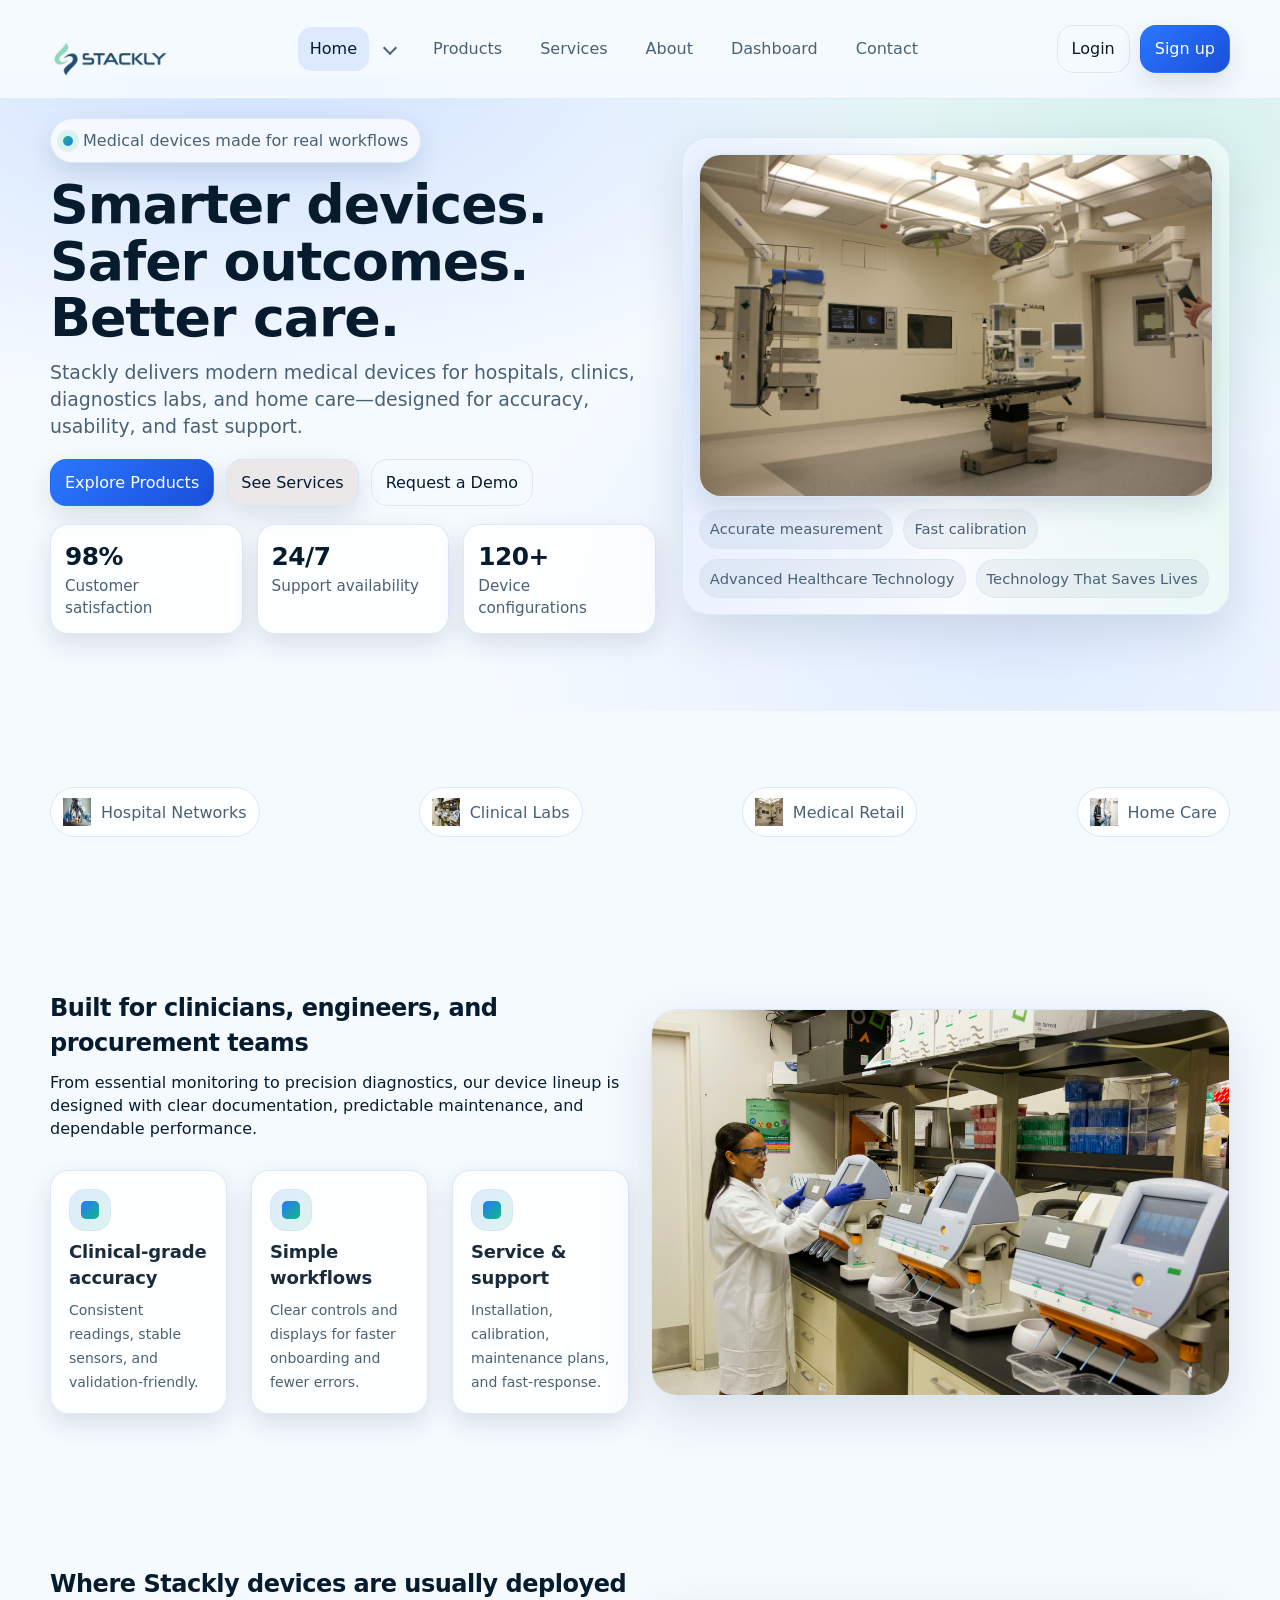
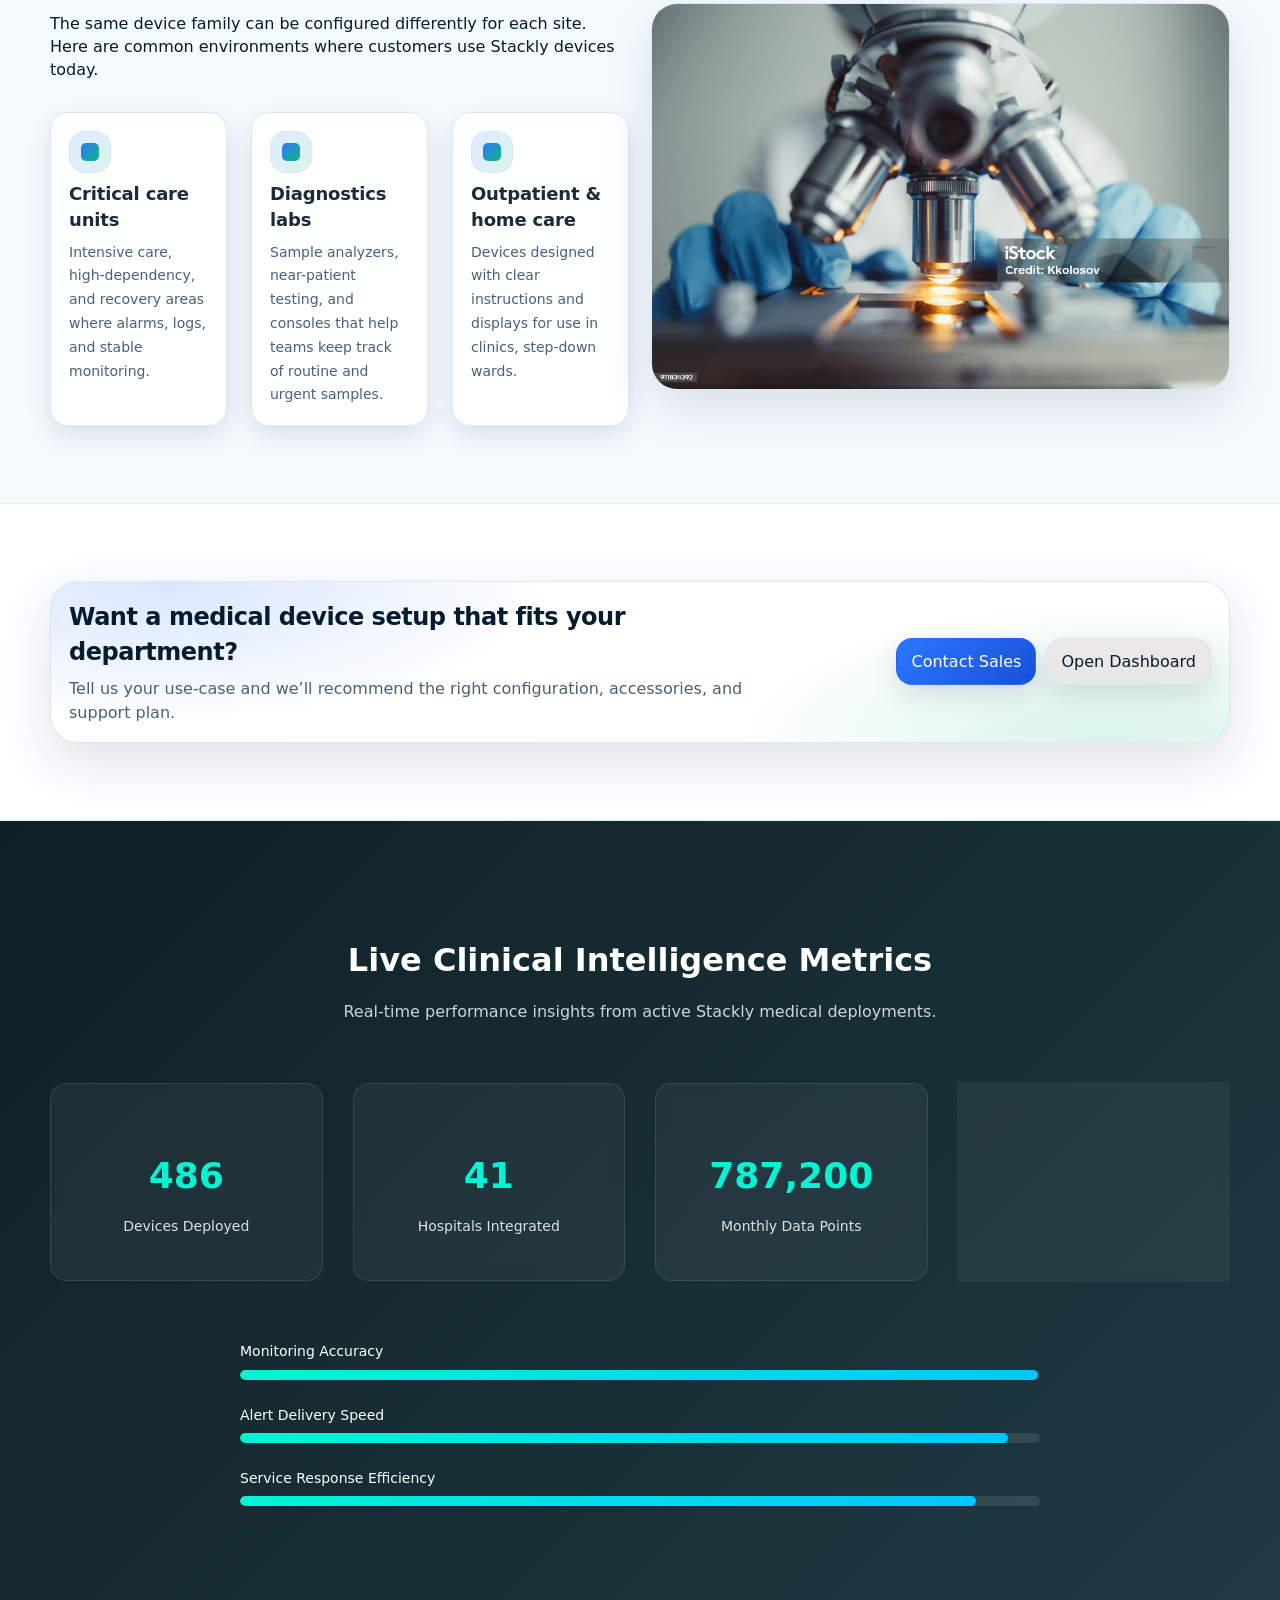
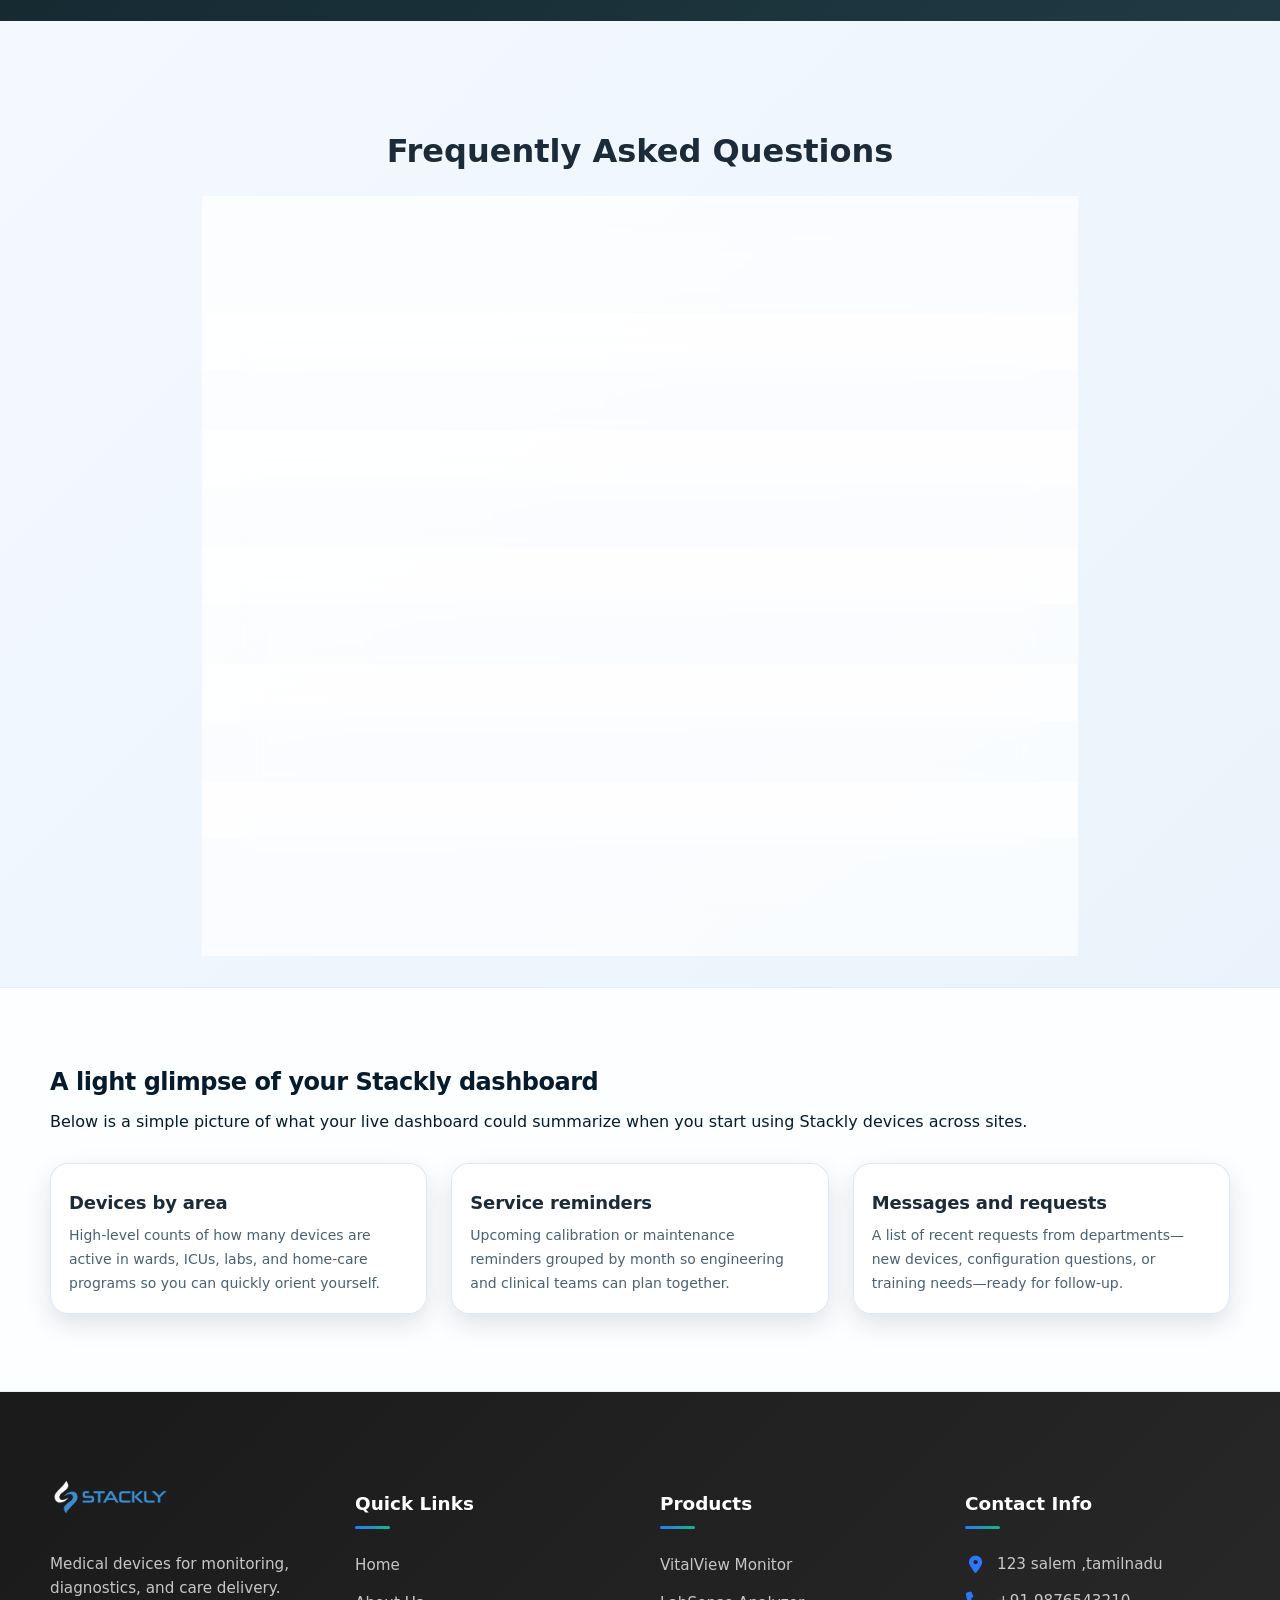
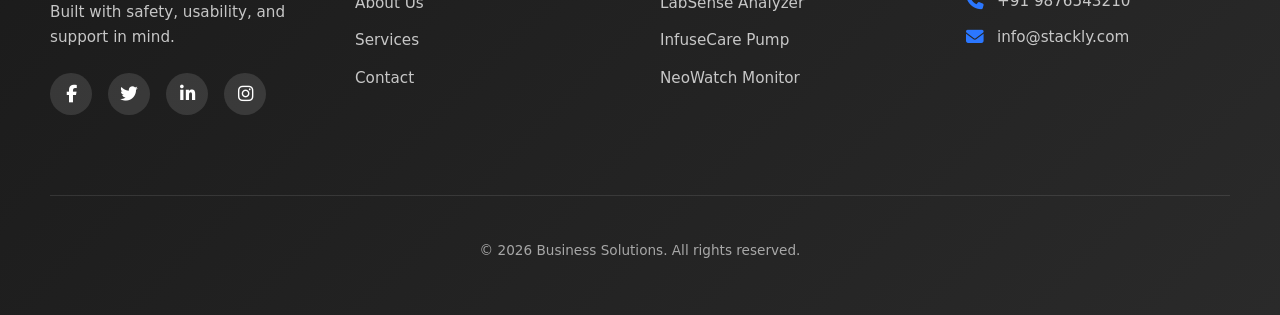
<file: index.html>
<!doctype html>
<html lang="en">
  <head>
    <meta charset="utf-8" />
    <meta name="viewport" content="width=device-width, initial-scale=1" />
    <title>Stackly Medical Devices | Home</title>
    <meta name="description" content="Stackly builds modern medical devices and supports hospitals, clinics, and labs with reliable products and services." />
    <link rel="stylesheet" href="https://cdnjs.cloudflare.com/ajax/libs/font-awesome/6.4.0/css/all.min.css" />
    <link rel="stylesheet" href="home.css" />
  </head>
  <body>
    <!-- ===== STACKLY MEDICAL LOADER ===== -->
<div id="loader">
  <div class="loader-wrapper">

    <div class="medical-cross">
      <div class="cross-vertical"></div>
      <div class="cross-horizontal"></div>
    </div>

    <svg class="ecg" viewBox="0 0 200 50">
      <polyline 
        fill="none" 
        stroke="#00f5d4" 
        stroke-width="3"
        points="0,25 20,25 30,10 40,40 50,25 70,25 80,15 90,35 100,25 200,25"/>
    </svg>

    <h1 class="brand">
      Stackly <span>Medical Device</span>
    </h1>

    <div class="loading-text">Initializing System...</div>

  </div>
</div>
    <header class="topbar">
      <div class="container">
        <nav class="nav" aria-label="Primary">
          <a class="brand" href="index.html">
              <img src="assets/stack logo.png" alt="Company Logo" class="logo">
           
          </a>

          <button id="navToggle" class="nav-toggle" aria-expanded="false" aria-controls="menu">
            Menu
          </button>

          <div id="menu" class="menu" data-open="false">
            <div id="homeDropdown" class="dropdown" data-open="false">
              <a href="index.html" data-navlink="true">Home</a>
              <button id="homeDropdownBtn" type="button" aria-haspopup="true" aria-expanded="false">
                <span class="caret" aria-hidden="true"></span>
              </button>
              <div class="dropdown-panel" role="menu" aria-label="Home menu">
                <a role="menuitem" href="home.html" data-navlink="true">Home2</a>
              </div>
            </div>

            <a href="products.html" data-navlink="true">Products</a>
            <a href="services.html" data-navlink="true">Services</a>
            <a href="about.html" data-navlink="true">About</a>
            <a href="dash.html" data-navlink="true">Dashboard</a>
            <a href="contact.html" data-navlink="true">Contact</a>
            <a href="login.html" class="auth-link" data-navlink="true">Login</a>
            <a href="signup.html" class="auth-link" data-navlink="true">Sign up</a>
          </div>

          <div class="nav-actions">
            <a class="btn btn-ghost" href="login.html">Login</a>
            <a class="btn btn-primary" href="signup.html">Sign up</a>
          </div>
        </nav>
      </div>
    </header>

    <main>
      <section class="hero">
        <div class="container">
          <div class="hero-inner">
            <div class="reveal">
              <div class="kicker">
                <span class="dot" aria-hidden="true"></span>
                <span>Medical devices made for real workflows</span>
              </div>
              <h1 class="h1">Smarter devices. Safer outcomes. Better care.</h1>
              <p class="lead">
                Stackly delivers modern medical devices for hospitals, clinics, diagnostics labs, and home care—designed for accuracy,
                usability, and fast support.
              </p>
              <div class="hero-cta">
                <a class="btn btn-primary" href="products.html">Explore Products</a>
                <a class="btn" href="services.html">See Services</a>
                <a class="btn btn-ghost" href="contact.html">Request a Demo</a>
              </div>

              <div class="stats">
                <div class="stat reveal">
                  <div class="num" data-count="98" data-suffix="%">0%</div>
                  <div class="lbl">Customer satisfaction</div>
                </div>
                <div class="stat reveal">
                  <div class="num" data-count="24" data-suffix="/7">0/7</div>
                  <div class="lbl">Support availability</div>
                </div>
                <div class="stat reveal">
                  <div class="num" data-count="120" data-suffix="+">0+</div>
                  <div class="lbl">Device configurations</div>
                </div>
              </div>
            </div>

            <div class="hero-card reveal">
              <div class="hero-img hoverlift">
                <img src="assets/medic.avif" alt="Medical device hero image placeholder" />
              </div>
              <div class="chips">
                <span class="chip">Accurate measurement</span>
                <span class="chip">Fast calibration</span>
                <span class="chip">Advanced Healthcare Technology</span>
                <span class="chip">Technology That Saves Lives</span>
              </div>
            </div>
          </div>
        </div>
      </section>

      <section class="section">
        <div class="container">
          <div class="logos reveal">
            <div class="logo-pill hoverlift">
              <img src="assets/diagnosis.jpg" alt="Partner logo placeholder 1" />
              <span>Hospital Networks</span>
            </div>
            <div class="logo-pill hoverlift">
              <img src="assets/medic 2.avif" alt="Partner logo placeholder 2" />
              <span>Clinical Labs</span>
            </div>
            <div class="logo-pill hoverlift">
              <img src="assets/medic.avif" alt="Partner logo placeholder 3" />
              <span>Medical Retail</span>
            </div>
            <div class="logo-pill hoverlift">
              <img src="assets/customer.webp" alt="Partner logo placeholder 4" />
              <span>Home Care</span>
            </div>
          </div>
        </div>
      </section>

      <section class="section">
        <div class="container">
          <div class="split">
            <div class="reveal">
              <h2 style="margin:0 0 10px; letter-spacing:-0.02em">Built for clinicians, engineers, and procurement teams</h2>
              <p class="muted" style="margin:0 0 14px">
                From essential monitoring to precision diagnostics, our device lineup is designed with clear documentation, predictable
                maintenance, and dependable performance.
              </p>
              <div class="grid feature-grid">
                <article class="card hoverlift reveal">
                  <div class="icon" aria-hidden="true"><i></i></div>
                  <h3>Clinical-grade accuracy</h3>
                  <p>Consistent readings, stable sensors, and validation-friendly.</p>
                </article>
                <article class="card hoverlift reveal">
                  <div class="icon" aria-hidden="true"><i></i></div>
                  <h3>Simple workflows</h3>
                  <p>Clear controls and displays for faster onboarding and fewer errors.</p>
                </article>
                <article class="card hoverlift reveal">
                  <div class="icon" aria-hidden="true"><i></i></div>
                  <h3>Service & support</h3>
                  <p>Installation, calibration, maintenance plans, and fast-response.</p>
                </article>
              </div>
            </div>

            <div class="media reveal hoverlift">
              <img src="assets/medic 2.avif" alt="Medical devices in use image placeholder" />
            </div>
          </div>
        </div>
      </section>

      <section class="section">
        <div class="container">
          <div class="split">
            <div class="reveal">
              <h2 style="margin:0 0 10px; letter-spacing:-0.02em">Where Stackly devices are usually deployed</h2>
              <p class="muted" style="margin:0 0 12px">
                The same device family can be configured differently for each site. Here are common environments where customers use Stackly
                devices today.
              </p>
              <div class="grid feature-grid">
                <article class="card hoverlift reveal">
                  <div class="icon" aria-hidden="true"><i></i></div>
                  <h3>Critical care units</h3>
                  <p>
                    Intensive care, high-dependency, and recovery areas where alarms, logs, and stable monitoring.
                  </p>
                </article>
                <article class="card hoverlift reveal">
                  <div class="icon" aria-hidden="true"><i></i></div>
                  <h3>Diagnostics labs</h3>
                  <p>
                    Sample analyzers, near-patient testing, and consoles that help teams keep track of routine and urgent samples.
                  </p>
                </article>
                <article class="card hoverlift reveal">
                  <div class="icon" aria-hidden="true"><i></i></div>
                  <h3>Outpatient & home care</h3>
                  <p>
                    Devices designed with clear instructions and displays for use in clinics, step-down wards.
                  </p>
                </article>
              </div>
            </div>

            <div class="media reveal hoverlift">
              <img src="assets/diagnosis.jpg" alt="Devices in hospital, lab, and home care image placeholder" />
            </div>
          </div>
        </div>
      </section>

      <section class="section section-alt">
        <div class="container">
          <div class="cta-band reveal">
            <div>
              <h2>Want a medical device setup that fits your department?</h2>
              <p>Tell us your use-case and we’ll recommend the right configuration, accessories, and support plan.</p>
            </div>
            <div class="cta-actions">
              <a class="btn btn-primary" href="contact.html">Contact Sales</a>
              <a class="btn" href="dashboard.html">Open Dashboard</a>
            </div>
          </div>
        </div>
      </section>


      <section class="data-section">
  <div class="container">
    <h2 class="data-title">Live Clinical Intelligence Metrics</h2>
    <p class="data-sub">
      Real-time performance insights from active Stackly medical deployments.
    </p>

    <div class="metrics-grid">

      <div class="metric-card">
        <h3 id="devices">0</h3>
        <p>Devices Deployed</p>
      </div>

      <div class="metric-card">
        <h3 id="hospitals">0</h3>
        <p>Hospitals Integrated</p>
      </div>

      <div class="metric-card">
        <h3 id="datapoints">0</h3>
        <p>Monthly Data Points</p>
      </div>

      <div class="metric-card">
        <h3 id="uptime">0%</h3>
        <p>System Uptime</p>
      </div>

    </div>

    <!-- Progress Bars -->
    <div class="performance-bars">

      <div class="bar">
        <span>Monitoring Accuracy</span>
        <div class="progress">
          <div class="progress-fill" data-width="99.7%"></div>
        </div>
      </div>

      <div class="bar">
        <span>Alert Delivery Speed</span>
        <div class="progress">
          <div class="progress-fill" data-width="96%"></div>
        </div>
      </div>

      <div class="bar">
        <span>Service Response Efficiency</span>
        <div class="progress">
          <div class="progress-fill" data-width="92%"></div>
        </div>
      </div>

    </div>

  </div>
</section>

      <section class="faq-section">
  <div class="container">
    <h2 class="faq-title">Frequently Asked Questions</h2>

    <div class="faq-container">

      <div class="faq-item">
        <div class="faq-question">
          <h3>Do Stackly devices support remote monitoring?</h3>
          <span class="faq-icon">+</span>
        </div>
        <div class="faq-answer">
          <p>Yes. Our advanced systems support secure remote monitoring for hospitals, clinics, and diagnostic centers with real-time analytics.</p>
        </div>
      </div>

      <div class="faq-item">
        <div class="faq-question">
          <h3>Are the devices certified for medical compliance?</h3>
          <span class="faq-icon">+</span>
        </div>
        <div class="faq-answer">
          <p>All Stackly devices follow international safety standards and regulatory certifications required for clinical environments.</p>
        </div>
      </div>

      <div class="faq-item">
        <div class="faq-question">
          <h3>Can we integrate devices with hospital software?</h3>
          <span class="faq-icon">+</span>
        </div>
        <div class="faq-answer">
          <p>Yes. Our systems support API integration with existing hospital management software and cloud dashboards.</p>
        </div>
      </div>

      <div class="faq-item">
        <div class="faq-question">
          <h3>Do you provide on-site training?</h3>
          <span class="faq-icon">+</span>
        </div>
        <div class="faq-answer">
          <p>We offer both virtual and on-site professional training sessions to ensure proper implementation and usage.</p>
        </div>
      </div>

      <div class="faq-item">
        <div class="faq-question">
          <h3>What warranty do the devices include?</h3>
          <span class="faq-icon">+</span>
        </div>
        <div class="faq-answer">
          <p>Devices include standard warranty coverage with optional extended service plans available.</p>
        </div>
      </div>

      <div class="faq-item">
        <div class="faq-question">
          <h3>Is technical support available 24/7?</h3>
          <span class="faq-icon">+</span>
        </div>
        <div class="faq-answer">
          <p>Yes. Our technical team provides 24/7 support assistance for all enterprise clients.</p>
        </div>
      </div>

    </div>
  </div>
</section>

      <section class="section section-alt">
        <div class="container">
          <h2 class="reveal" style="margin:0 0 10px; letter-spacing:-0.02em">A light glimpse of your Stackly dashboard</h2>
          <p class="muted reveal" style="margin:0 0 12px">
            Below is a simple picture of what your live dashboard could summarize when you start using Stackly devices across sites.
          </p>
          <div class="grid feature-grid">
            <article class="card hoverlift reveal">
              <h3>Devices by area</h3>
              <p>
                High-level counts of how many devices are active in wards, ICUs, labs, and home-care programs so you can quickly orient
                yourself.
              </p>
            </article>
            <article class="card hoverlift reveal">
              <h3>Service reminders</h3>
              <p>
                Upcoming calibration or maintenance reminders grouped by month so engineering and clinical teams can plan together.
              </p>
            </article>
            <article class="card hoverlift reveal">
              <h3>Messages and requests</h3>
              <p>
                A list of recent requests from departments—new devices, configuration questions, or training needs—ready for follow-up.
              </p>
            </article>
          </div>
        </div>
      </section>
    </main>

<!-- ===== STACKLY MEDICAL ENTERPRISE FOOTER ===== -->
 <footer>
        <div class="container">
            <div class="footer-grid">
                <div class="footer-col">
                     <a href="index.html" class="logo">
                    <img src="assets/stack logo.png" alt="Website Logo">
                </a>
                    <p>Medical devices for monitoring, diagnostics, and care delivery. Built with safety, usability, and support in mind.</p>
                    <div class="social-links">
                        <a href="404.html"><i class="fab fa-facebook-f"></i></a>
                        <a href="404.html"><i class="fab fa-twitter"></i></a>
                        <a href="404.html"><i class="fab fa-linkedin-in"></i></a>
                        <a href="404.html"><i class="fab fa-instagram"></i></a>
                    </div>
                </div>
                <div class="footer-col">
                    <h3>Quick Links</h3>
                    <ul>
                        <li><a href="index.html">Home</a></li>
                        <li><a href="about.html">About Us</a></li>
                        <li><a href="services.html">Services</a></li>
                        <li><a href="contact.html">Contact</a></li>
                    </ul>
                </div>
                <div class="footer-col">
                    <h3>Products</h3>
                    <ul>
                        <li><a href="404.html">VitalView Monitor</a></li>
                        <li><a href="404.html">LabSense Analyzer</a></li>
                        <li><a href="404.html">InfuseCare Pump</a></li>
                        <li><a href="404.html">NeoWatch Monitor</a></li>
                    </ul>
                </div>
                <div class="footer-col">
                    <h3>Contact Info</h3>
                    <ul class="contact-info">
                        <li><i class="fas fa-map-marker-alt"></i> 123 salem ,tamilnadu</li>
                        <li><i class="fas fa-phone"></i> +91 9876543210</li>
                        <li><i class="fas fa-envelope"></i> info@stackly.com</li>
                    </ul>
                </div>
            </div>
            <div class="footer-bottom">
                <p>&copy; 2026 Business Solutions. All rights reserved.</p>
            </div>
        </div>
    </footer>

    <script src="js/main.js"></script>
    <script src="js/home.js"></script>
  </body>
</html>
</file>
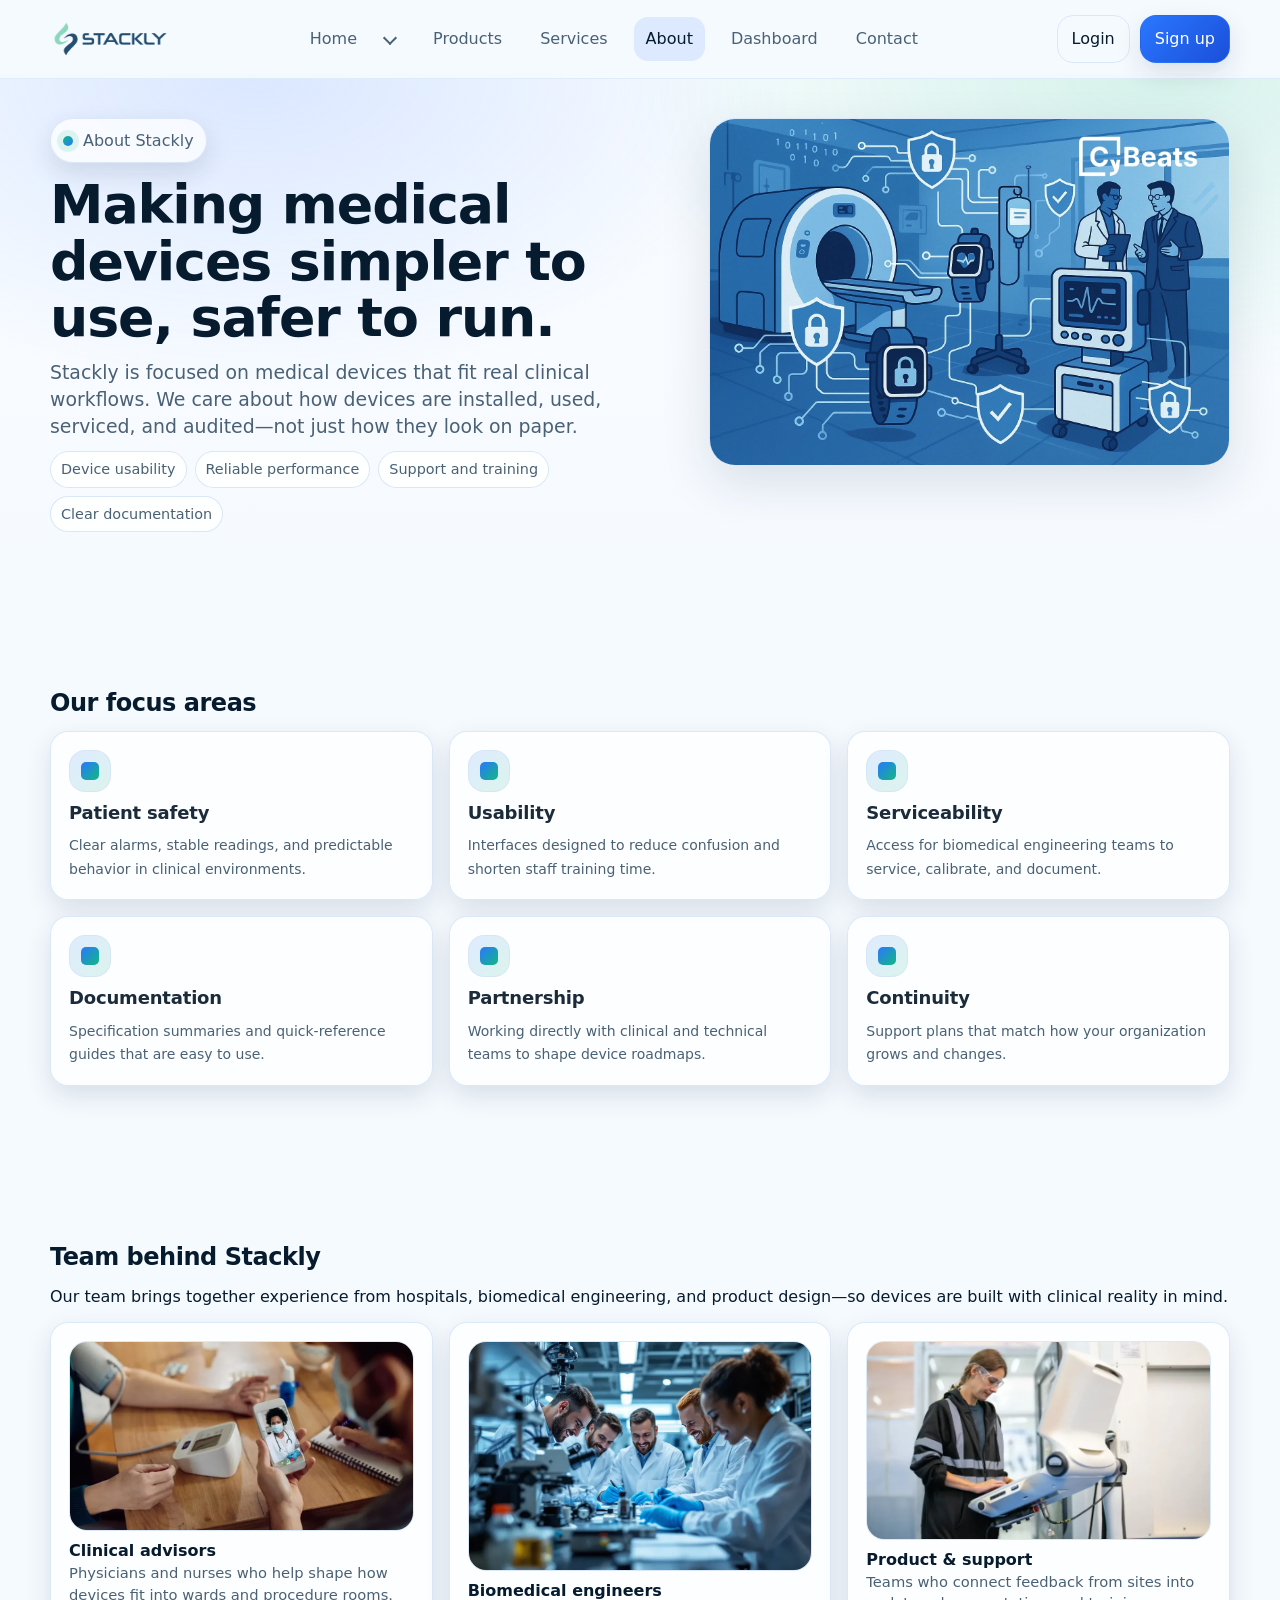
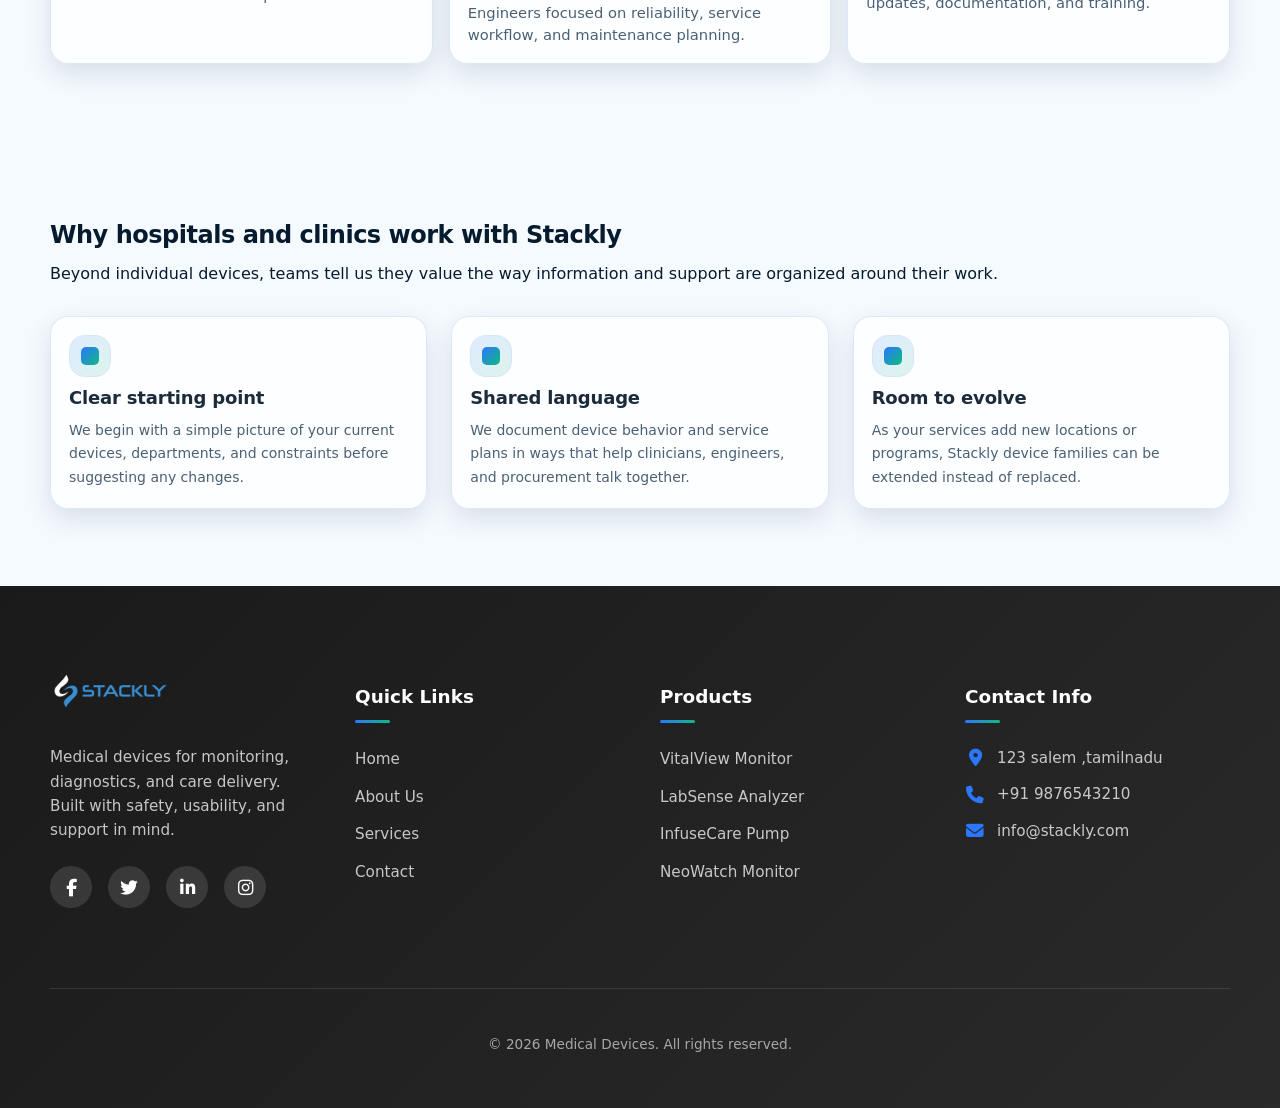
<file: about.html>
<!doctype html>
<html lang="en">
  <head>
    <meta charset="utf-8" />
    <meta name="viewport" content="width=device-width, initial-scale=1" />
    <title>Stackly Medical Devices | About</title>
    <meta name="description" content="Learn about Stackly, our mission, values, and team focused on safer and simpler medical devices." />
    <link rel="stylesheet" href="about.css" />
  </head>
  <body>
    <header class="topbar">
      <div class="container">
        <nav class="nav" aria-label="Primary">
         
                        <a class="brand" href="index.html">
              <img src="assets/stack logo.png" alt="Company Logo" class="logo">
           
          </a>
          

          <button id="navToggle" class="nav-toggle" aria-expanded="false" aria-controls="menu">
            Menu
          </button>

          <div id="menu" class="menu" data-open="false">
            <div id="homeDropdown" class="dropdown" data-open="false">
              <a href="index.html" data-navlink="true">Home</a>
              <button id="homeDropdownBtn" type="button" aria-haspopup="true" aria-expanded="false">
                <span class="caret" aria-hidden="true"></span>
              </button>
              <div class="dropdown-panel" role="menu" aria-label="Home menu">
                <a role="menuitem" href="home.html" data-navlink="true">Home2</a>
              </div>
            </div>

            <a href="products.html" data-navlink="true">Products</a>
            <a href="services.html" data-navlink="true">Services</a>
            <a href="about.html" data-navlink="true">About</a>
            <a href="dash.html" data-navlink="true">Dashboard</a>
            <a href="contact.html" data-navlink="true">Contact</a>
            <a href="login.html" class="auth-link" data-navlink="true">Login</a>
            <a href="signup.html" class="auth-link" data-navlink="true">Sign up</a>
          </div>

          <div class="nav-actions">
            <a class="btn btn-ghost" href="login.html">Login</a>
            <a class="btn btn-primary" href="signup.html">Sign up</a>
          </div>
        </nav>
      </div>
    </header>

    <main>
      <section class="hero about-hero">
        <div class="container">
          <div class="about-layout">
            <div class="reveal">
              <div class="kicker">
                <span class="dot" aria-hidden="true"></span>
                <span>About Stackly</span>
              </div>
              <h1 class="h1">Making medical devices simpler to use, safer to run.</h1>
              <p class="lead">
                Stackly is focused on medical devices that fit real clinical workflows. We care about how devices are installed, used,
                serviced, and audited—not just how they look on paper.
              </p>
              <div class="pill-row">
                <span class="pill">Device usability</span>
                <span class="pill">Reliable performance</span>
                <span class="pill">Support and training</span>
                <span class="pill">Clear documentation</span>
              </div>
            </div>

            <div class="media reveal hoverlift">
              <img src="assets/about.webp" alt="Stackly team in clinical setting placeholder" />
            </div>
          </div>
        </div>
      </section>

      <section class="section">
        <div class="container">
          <h2 class="reveal" style="margin:0 0 10px; letter-spacing:-0.02em">Our focus areas</h2>
          <div class="values-grid">
            <article class="card hoverlift reveal">
              <div class="icon" aria-hidden="true"><i></i></div>
              <h3>Patient safety</h3>
              <p>Clear alarms, stable readings, and predictable behavior in clinical environments.</p>
            </article>
            <article class="card hoverlift reveal">
              <div class="icon" aria-hidden="true"><i></i></div>
              <h3>Usability</h3>
              <p>Interfaces designed to reduce confusion and shorten staff training time.</p>
            </article>
            <article class="card hoverlift reveal">
              <div class="icon" aria-hidden="true"><i></i></div>
              <h3>Serviceability</h3>
              <p>Access for biomedical engineering teams to service, calibrate, and document.</p>
            </article>
            <article class="card hoverlift reveal">
              <div class="icon" aria-hidden="true"><i></i></div>
              <h3>Documentation</h3>
              <p>Specification summaries and quick-reference guides that are easy to use.</p>
            </article>
            <article class="card hoverlift reveal">
              <div class="icon" aria-hidden="true"><i></i></div>
              <h3>Partnership</h3>
              <p>Working directly with clinical and technical teams to shape device roadmaps.</p>
            </article>
            <article class="card hoverlift reveal">
              <div class="icon" aria-hidden="true"><i></i></div>
              <h3>Continuity</h3>
              <p>Support plans that match how your organization grows and changes.</p>
            </article>
          </div>
        </div>
      </section>

      <section class="section">
        <div class="container">
          <h2 class="reveal" style="margin:0 0 10px; letter-spacing:-0.02em">Team behind Stackly</h2>
          <p class="muted reveal" style="margin:0 0 14px">
            Our team brings together experience from hospitals, biomedical engineering, and product design—so devices are built with
            clinical reality in mind.
          </p>
          <div class="team-grid">
            <article class="card member hoverlift reveal">
              <img src="assets/advisor.webp" alt="Team member avatar placeholder" />
              <strong>Clinical advisors</strong>
              <span>Physicians and nurses who help shape how devices fit into wards and procedure rooms.</span>
            </article>
            <article class="card member hoverlift reveal">
              <img src="assets/engineer.webp" alt="Team member avatar placeholder" />
              <strong>Biomedical engineers</strong>
              <span>Engineers focused on reliability, service workflow, and maintenance planning.</span>
            </article>
            <article class="card member hoverlift reveal">
              <img src="assets/customer.webp" alt="Team member avatar placeholder" />
              <strong>Product & support</strong>
              <span>Teams who connect feedback from sites into updates, documentation, and training.</span>
            </article>
          </div>
        </div>
      </section>

      <section class="section">
        <div class="container">
          <h2 class="reveal" style="margin:0 0 10px; letter-spacing:-0.02em">Why hospitals and clinics work with Stackly</h2>
          <p class="muted reveal" style="margin:0 0 12px">
            Beyond individual devices, teams tell us they value the way information and support are organized around their work.
          </p>
          <div class="grid feature-grid">
            <article class="card hoverlift reveal">
              <div class="icon" aria-hidden="true"><i></i></div>
              <h3>Clear starting point</h3>
              <p>We begin with a simple picture of your current devices, departments, and constraints before suggesting any changes.</p>
            </article>
            <article class="card hoverlift reveal">
              <div class="icon" aria-hidden="true"><i></i></div>
              <h3>Shared language</h3>
              <p>We document device behavior and service plans in ways that help clinicians, engineers, and procurement talk together.</p>
            </article>
            <article class="card hoverlift reveal">
              <div class="icon" aria-hidden="true"><i></i></div>
              <h3>Room to evolve</h3>
              <p>As your services add new locations or programs, Stackly device families can be extended instead of replaced.</p>
            </article>
          </div>
        </div>
      </section>
    </main>

   <footer>
        <div class="container">
            <div class="footer-grid">
                <div class="footer-col">
                     <a href="index.html" class="logo">
                    <img src="assets/stack logo.png" alt="Website Logo">
                </a>
                    <p>Medical devices for monitoring, diagnostics, and care delivery. Built with safety, usability, and support in mind.</p>
                    <div class="social-links">
                        <a href="404.html"><i class="fab fa-facebook-f"></i></a>
                        <a href="404.html"><i class="fab fa-twitter"></i></a>
                        <a href="404.html"><i class="fab fa-linkedin-in"></i></a>
                        <a href="404.html"><i class="fab fa-instagram"></i></a>
                    </div>
                </div>
                <div class="footer-col">
                    <h3>Quick Links</h3>
                    <ul>
                        <li><a href="index.html">Home</a></li>
                        <li><a href="about.html">About Us</a></li>
                        <li><a href="services.html">Services</a></li>
                        <li><a href="contact.html">Contact</a></li>
                    </ul>
                </div>
                <div class="footer-col">
                    <h3>Products</h3>
                    <ul>
                        <li><a href="404.html">VitalView Monitor</a></li>
                        <li><a href="404.html">LabSense Analyzer</a></li>
                        <li><a href="404.html">InfuseCare Pump</a></li>
                        <li><a href="404.html">NeoWatch Monitor</a></li>
                    </ul>
                </div>
                <div class="footer-col">
                    <h3>Contact Info</h3>
                    <ul class="contact-info">
                        <li><i class="fas fa-map-marker-alt"></i> 123 salem ,tamilnadu</li>
                        <li><i class="fas fa-phone"></i> +91 9876543210</li>
                        <li><i class="fas fa-envelope"></i> info@stackly.com</li>
                    </ul>
                </div>
            </div>
            <div class="footer-bottom">
                <p>&copy; 2026 Medical Devices. All rights reserved.</p>
            </div>
        </div>
    </footer>

    <script src="js/main.js"></script>
  </body>
</html>
</file>
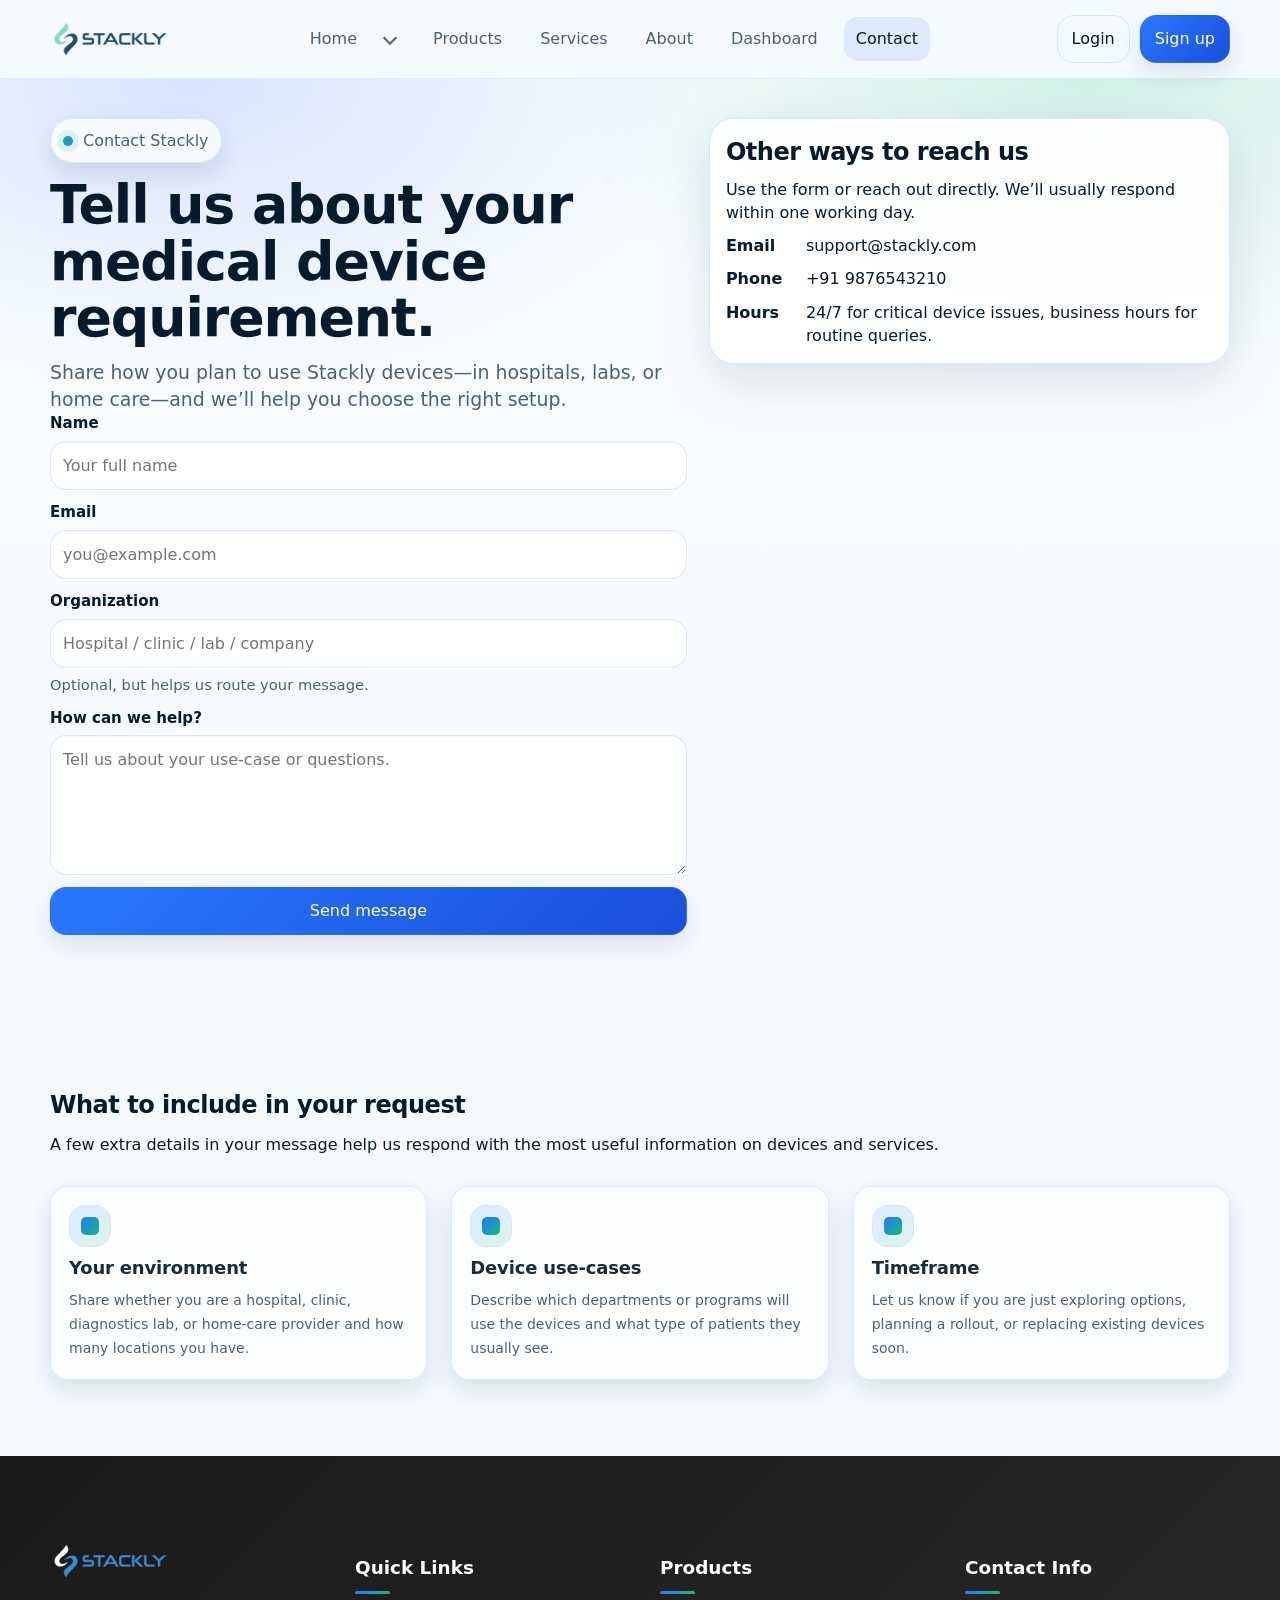
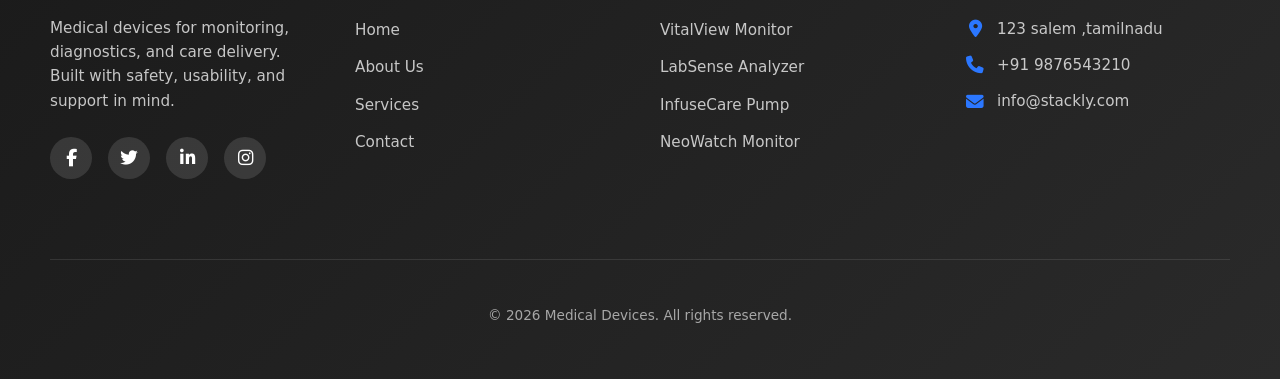
<file: contact.html>
<!doctype html>
<html lang="en">
  <head>
    <meta charset="utf-8" />
    <meta name="viewport" content="width=device-width, initial-scale=1" />
    <title>Stackly Medical Devices | Contact</title>
    <meta name="description" content="Contact Stackly for medical device demos, pricing, service plans, and technical questions." />
    <link rel="stylesheet" href="contact.css" />
  </head>
  <body>
    <header class="topbar">
      <div class="container">
        <nav class="nav" aria-label="Primary">
                     <a class="brand" href="index.html">
              <img src="assets/stack logo.png" alt="Company Logo" class="logo">
           
          </a>

          <button id="navToggle" class="nav-toggle" aria-expanded="false" aria-controls="menu">
            Menu
          </button>

          <div id="menu" class="menu" data-open="false">
            <div id="homeDropdown" class="dropdown" data-open="false">
              <a href="index.html" data-navlink="true">Home</a>
              <button id="homeDropdownBtn" type="button" aria-haspopup="true" aria-expanded="false">
                <span class="caret" aria-hidden="true"></span>
              </button>
              <div class="dropdown-panel" role="menu" aria-label="Home menu">
                <a role="menuitem" href="home.html" data-navlink="true">Home2</a>
              </div>
            </div>

            <a href="products.html" data-navlink="true">Products</a>
            <a href="services.html" data-navlink="true">Services</a>
            <a href="about.html" data-navlink="true">About</a>
            <a href="dash.html" data-navlink="true">Dashboard</a>
            <a href="contact.html" data-navlink="true">Contact</a>
            <a href="login.html" class="auth-link" data-navlink="true">Login</a>
            <a href="signup.html" class="auth-link" data-navlink="true">Sign up</a>
          </div>

          <div class="nav-actions">
            <a class="btn btn-ghost" href="login.html">Login</a>
            <a class="btn btn-primary" href="signup.html">Sign up</a>
          </div>
        </nav>
      </div>
    </header>

    <main>
      <section class="hero contact-hero">
        <div class="container">
          <div class="contact-layout">
            <div class="reveal">
              <div class="kicker">
                <span class="dot" aria-hidden="true"></span>
                <span>Contact Stackly</span>
              </div>
              <h1 class="h1">Tell us about your medical device requirement.</h1>
              <p class="lead">
                Share how you plan to use Stackly devices—in hospitals, labs, or home care—and we’ll help you choose the right setup.
              </p>

              <form id="contactForm" class="form" novalidate>
                <div id="contactNameField" class="field">
                  <label class="label" for="contactName">Name</label>
                  <input id="contactName" class="input" type="text" placeholder="Your full name" />
                  <div class="error"></div>
                </div>
                <div id="contactEmailField" class="field">
                  <label class="label" for="contactEmail">Email</label>
                  <input id="contactEmail" class="input" type="email" placeholder="you@example.com" />
                  <div class="error"></div>
                </div>
                <div class="field">
                  <label class="label" for="contactOrg">Organization</label>
                  <input id="contactOrg" class="input" type="text" placeholder="Hospital / clinic / lab / company" />
                  <div class="hint">Optional, but helps us route your message.</div>
                </div>
                <div id="contactMessageField" class="field">
                  <label class="label" for="contactMessage">How can we help?</label>
                  <textarea id="contactMessage" class="textarea" placeholder="Tell us about your use-case or questions."></textarea>
                  <div class="error"></div>
                </div>
                <button class="btn btn-primary" type="submit">Send message</button>
              </form>
            </div>

            <aside class="contact-card reveal">
              <h2 style="margin:0 0 8px; letter-spacing:-0.02em">Other ways to reach us</h2>
              <p class="muted" style="margin:0 0 10px">
                Use the form or reach out directly. We’ll usually respond within one working day.
              </p>
              <div class="contact-meta">
                <div class="contact-meta-row">
                  <div class="contact-meta-label">Email</div>
                  <div>support@stackly.com</div>
                </div>
                <div class="contact-meta-row">
                  <div class="contact-meta-label">Phone</div>
                  <div>+91 9876543210</div>
                </div>
                <div class="contact-meta-row">
                  <div class="contact-meta-label">Hours</div>
                  <div>24/7 for critical device issues, business hours for routine queries.</div>
                </div>
              </div>
            </aside>
          </div>
        </div>
      </section>

      <section class="section">
        <div class="container">
          <h2 class="reveal" style="margin:0 0 10px; letter-spacing:-0.02em">What to include in your request</h2>
          <p class="muted reveal" style="margin:0 0 12px">
            A few extra details in your message help us respond with the most useful information on devices and services.
          </p>
          <div class="grid feature-grid">
            <article class="card hoverlift reveal">
              <div class="icon" aria-hidden="true"><i></i></div>
              <h3>Your environment</h3>
              <p>Share whether you are a hospital, clinic, diagnostics lab, or home-care provider and how many locations you have.</p>
            </article>
            <article class="card hoverlift reveal">
              <div class="icon" aria-hidden="true"><i></i></div>
              <h3>Device use-cases</h3>
              <p>Describe which departments or programs will use the devices and what type of patients they usually see.</p>
            </article>
            <article class="card hoverlift reveal">
              <div class="icon" aria-hidden="true"><i></i></div>
              <h3>Timeframe</h3>
              <p>Let us know if you are just exploring options, planning a rollout, or replacing existing devices soon.</p>
            </article>
          </div>
        </div>
      </section>
    </main>

    <footer>
        <div class="container">
            <div class="footer-grid">
                <div class="footer-col">
                     <a href="index.html" class="logo">
                    <img src="assets/stack logo.png" alt="Website Logo">
                </a>
                    <p>Medical devices for monitoring, diagnostics, and care delivery. Built with safety, usability, and support in mind.</p>
                    <div class="social-links">
                        <a href="404.html"><i class="fab fa-facebook-f"></i></a>
                        <a href="404.html"><i class="fab fa-twitter"></i></a>
                        <a href="404.html"><i class="fab fa-linkedin-in"></i></a>
                        <a href="404.html"><i class="fab fa-instagram"></i></a>
                    </div>
                </div>
                <div class="footer-col">
                    <h3>Quick Links</h3>
                    <ul>
                        <li><a href="index.html">Home</a></li>
                        <li><a href="about.html">About Us</a></li>
                        <li><a href="services.html">Services</a></li>
                        <li><a href="contact.html">Contact</a></li>
                    </ul>
                </div>
                <div class="footer-col">
                    <h3>Products</h3>
                    <ul>
                        <li><a href="404.html">VitalView Monitor</a></li>
                        <li><a href="404.html">LabSense Analyzer</a></li>
                        <li><a href="404.html">InfuseCare Pump</a></li>
                        <li><a href="404.html">NeoWatch Monitor</a></li>
                    </ul>
                </div>
                <div class="footer-col">
                    <h3>Contact Info</h3>
                    <ul class="contact-info">
                        <li><i class="fas fa-map-marker-alt"></i> 123 salem ,tamilnadu</li>
                        <li><i class="fas fa-phone"></i> +91 9876543210</li>
                        <li><i class="fas fa-envelope"></i> info@stackly.com</li>
                    </ul>
                </div>
            </div>
            <div class="footer-bottom">
                <p>&copy; 2026 Medical Devices. All rights reserved.</p>
            </div>
        </div>
    </footer>

    <script src="js/main.js"></script>
    <script src="js/contact.js"></script>
  </body>
</html>
</file>
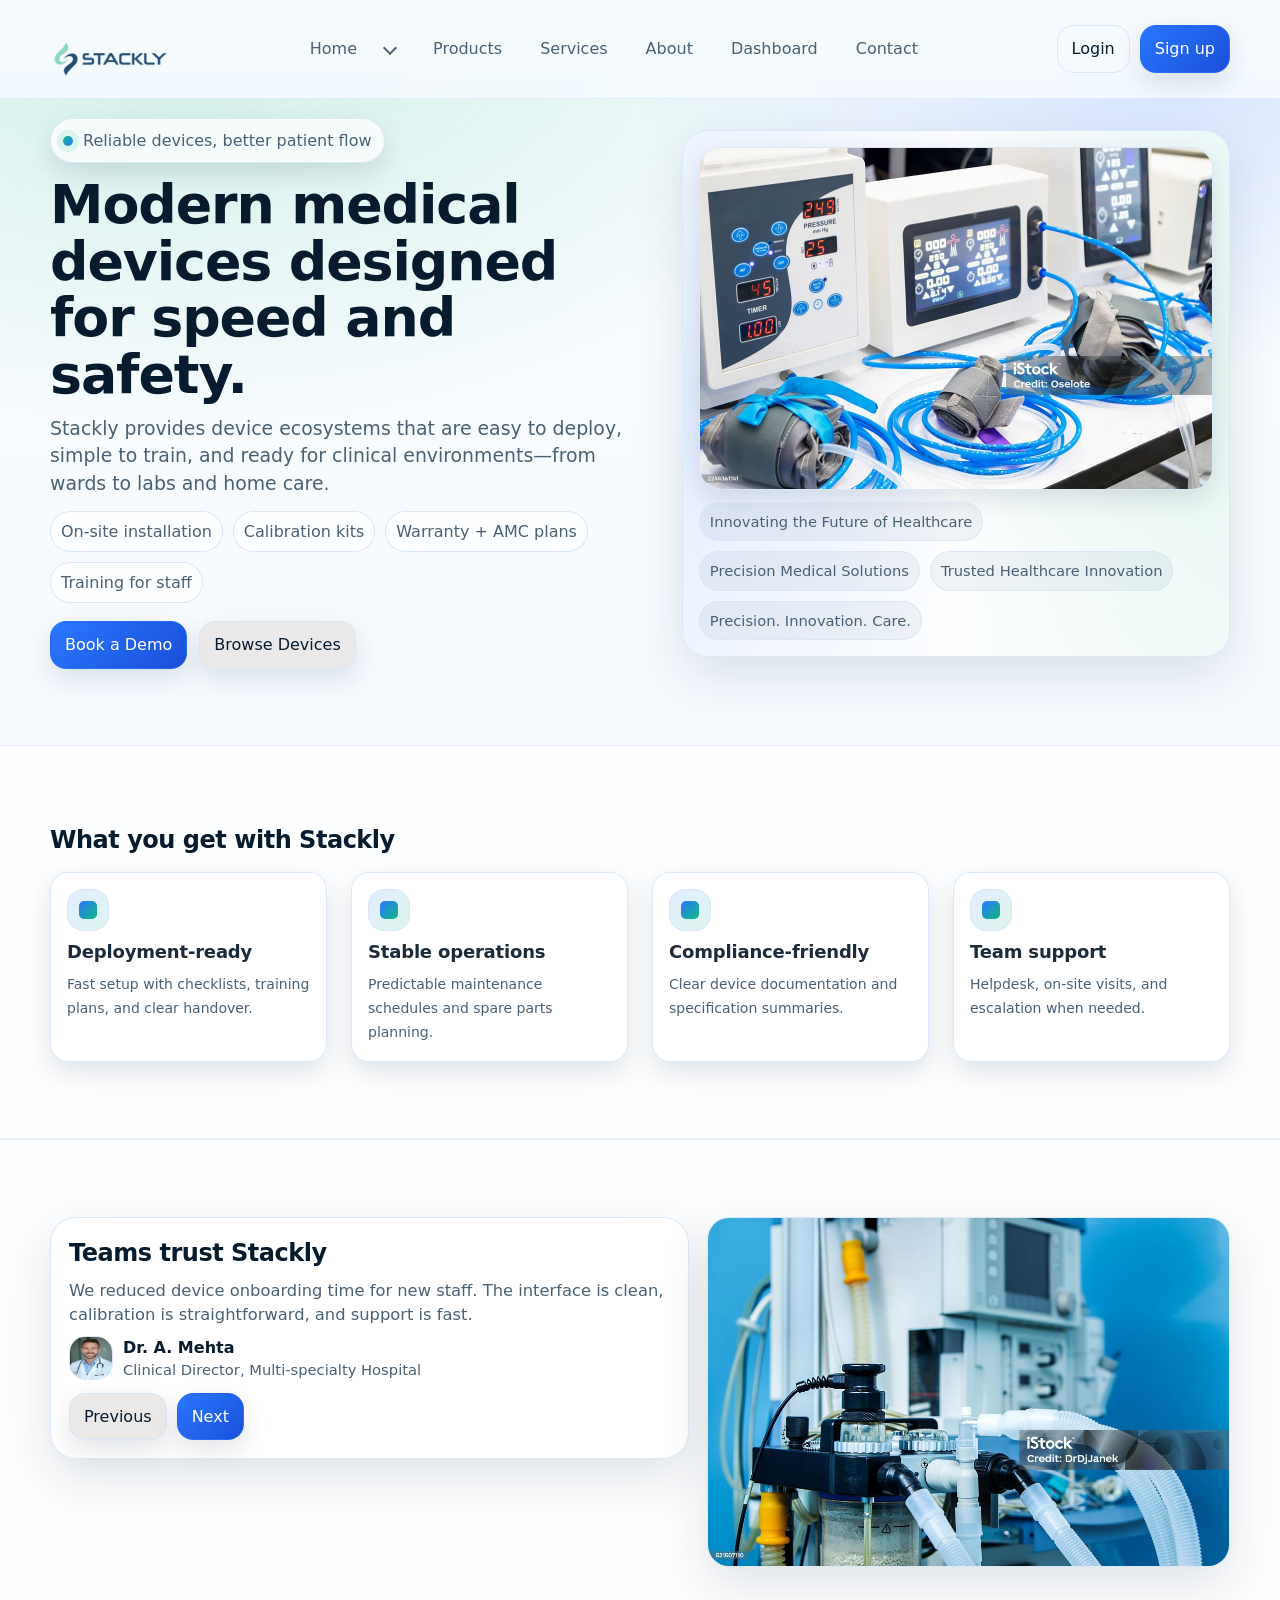
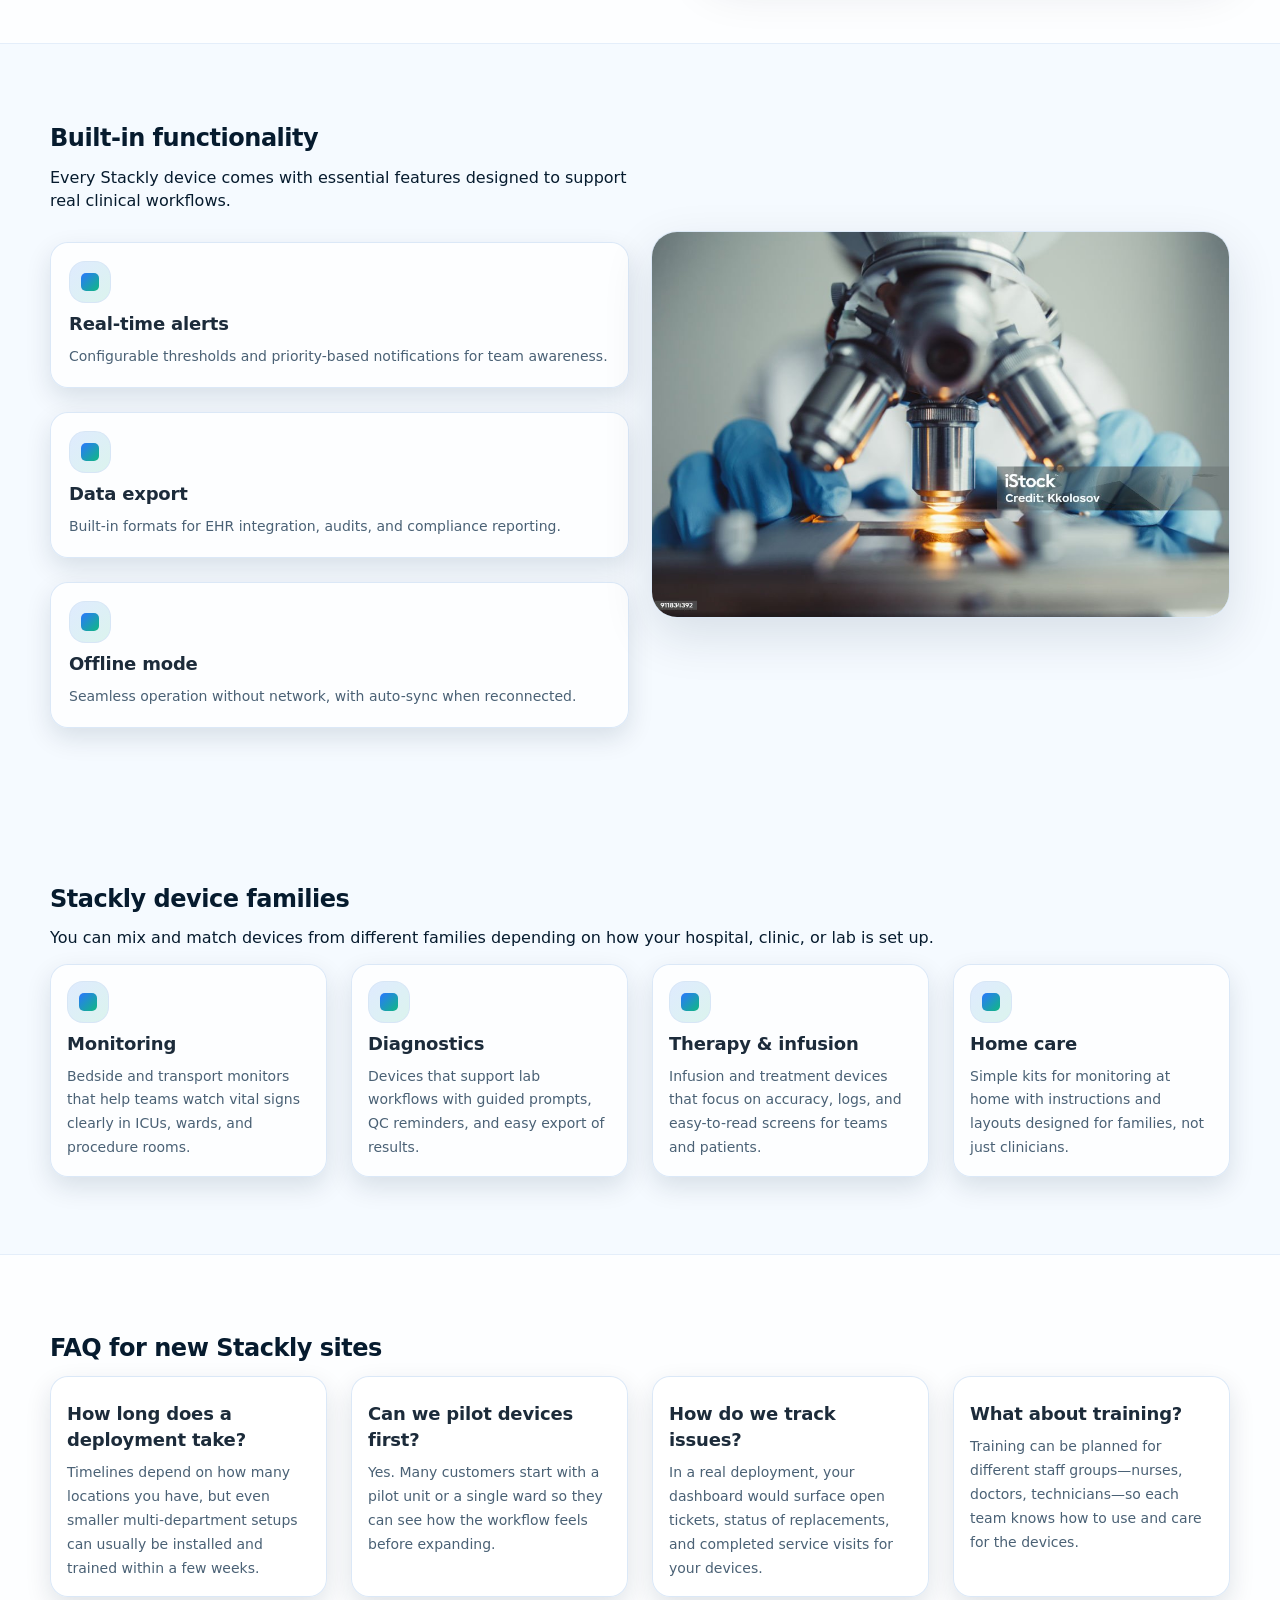
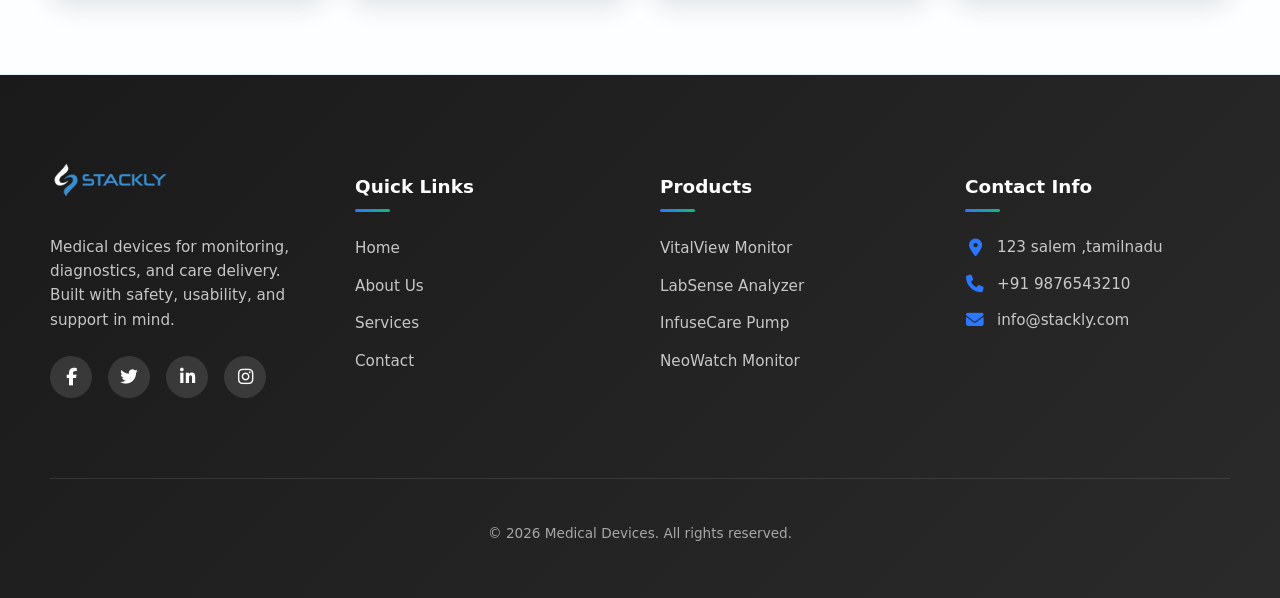
<file: home.html>
<!doctype html>
<html lang="en">
  <head>
    <meta charset="utf-8" />
    <meta name="viewport" content="width=device-width, initial-scale=1" />
    <title>Stackly Medical Devices | Home2</title>
    <meta name="description" content="Alternative home layout for Stackly medical devices with animated sections and testimonials." />
    <link rel="stylesheet" href="home1.css" />
  </head>
  <body>
      <!-- ===== STACKLY MEDICAL LOADER ===== -->
<div id="loader">
  <div class="loader-wrapper">

    <div class="medical-cross">
      <div class="cross-vertical"></div>
      <div class="cross-horizontal"></div>
    </div>

    <svg class="ecg" viewBox="0 0 200 50">
      <polyline 
        fill="none" 
        stroke="#00f5d4" 
        stroke-width="3"
        points="0,25 20,25 30,10 40,40 50,25 70,25 80,15 90,35 100,25 200,25"/>
    </svg>

    <h1 class="brand">
      Stackly <span>Medical Device</span>
    </h1>

    <div class="loading-text">Initializing System...</div>

  </div>
</div>
    <header class="topbar">
      <div class="container">
        <nav class="nav" aria-label="Primary">
                   <a class="brand" href="index.html">
              <img src="assets/stack logo.png" alt="Company Logo" class="logo">
           
          </a>

          <button id="navToggle" class="nav-toggle" aria-expanded="false" aria-controls="menu">
            Menu
          </button>

          <div id="menu" class="menu" data-open="false">
            <div id="homeDropdown" class="dropdown" data-open="false">
              <a href="index.html" data-navlink="true">Home</a>
              <button id="homeDropdownBtn" type="button" aria-haspopup="true" aria-expanded="false">
                <span class="caret" aria-hidden="true"></span>
              </button>
              <div class="dropdown-panel" role="menu" aria-label="Home menu">
                <a role="menuitem" href="home.html" data-navlink="true">Home2</a>
              </div>
            </div>

            <a href="products.html" data-navlink="true">Products</a>
            <a href="services.html" data-navlink="true">Services</a>
            <a href="about.html" data-navlink="true">About</a>
            <a href="dash.html" data-navlink="true">Dashboard</a>
            <a href="contact.html" data-navlink="true">Contact</a>
            <a href="login.html" class="auth-link" data-navlink="true">Login</a>
            <a href="signup.html" class="auth-link" data-navlink="true">Sign up</a>
          </div>

          <div class="nav-actions">
            <a class="btn btn-ghost" href="login.html">Login</a>
            <a class="btn btn-primary" href="signup.html">Sign up</a>
          </div>
        </nav>
      </div>
    </header>

    <main>
      <section class="hero alt-hero">
        <div class="container">
          <div class="hero-inner">
            <div class="reveal">
              <div class="kicker">
                <span class="dot" aria-hidden="true"></span>
                <span>Reliable devices, better patient flow</span>
              </div>
              <h1 class="h1">Modern medical devices designed for speed and safety.</h1>
              <p class="lead">
                Stackly provides device ecosystems that are easy to deploy, simple to train, and ready for clinical environments—from wards
                to labs and home care.
              </p>
              <div class="pill-row">
                <span class="pill">On-site installation</span>
                <span class="pill">Calibration kits</span>
                <span class="pill">Warranty + AMC plans</span>
                <span class="pill">Training for staff</span>
              </div>
              <div class="hero-cta">
                <a class="btn btn-primary" href="contact.html">Book a Demo</a>
                <a class="btn" href="products.html">Browse Devices</a>
              </div>
            </div>

            <div class="hero-card reveal">
              <div class="hero-img hoverlift">
                <img src="assets/home2.jpg" alt="Alternate hero medical device image placeholder" />
              </div>
              <div class="chips">
                <span class="chip">Innovating the Future of Healthcare</span>
                <span class="chip">Precision Medical Solutions</span>
                <span class="chip">Trusted Healthcare Innovation</span>
                <span class="chip">Precision. Innovation. Care.</span>
              </div>
            </div>
          </div>
        </div>
      </section>

      <section class="section section-alt">
        <div class="container">
          <h2 class="reveal" style="margin:0 0 14px; letter-spacing:-0.02em">What you get with Stackly</h2>
          <div class="grid value-grid">
            <article class="card hoverlift reveal">
              <div class="icon" aria-hidden="true"><i></i></div>
              <h3>Deployment-ready</h3>
              <p>Fast setup with checklists, training plans, and clear handover.</p>
            </article>
            <article class="card hoverlift reveal">
              <div class="icon" aria-hidden="true"><i></i></div>
              <h3>Stable operations</h3>
              <p>Predictable maintenance schedules and spare parts planning.</p>
            </article>
            <article class="card hoverlift reveal">
              <div class="icon" aria-hidden="true"><i></i></div>
              <h3>Compliance-friendly</h3>
              <p>Clear device documentation and specification summaries.</p>
            </article>
            <article class="card hoverlift reveal">
              <div class="icon" aria-hidden="true"><i></i></div>
              <h3>Team support</h3>
              <p>Helpdesk, on-site visits, and escalation when needed.</p>
            </article>
          </div>
        </div>
      </section>

      <section class="section section-alt">
        <div class="container">
          <div class="testimonials">
            <div class="quote reveal">
              <h2 style="margin:0 0 8px; letter-spacing:-0.02em">Teams trust Stackly</h2>
              <p id="quoteText">Loading…</p>
              <div class="who">
                <img id="quoteImg" src="assets/person1.jfif" alt="Testimonial avatar placeholder" />
                <div>
                  <strong id="quoteName">—</strong>
                  <span id="quoteRole">—</span>
                </div>
              </div>
              <div class="quote-controls">
                <button id="quotePrev" class="btn" type="button">Previous</button>
                <button id="quoteNext" class="btn btn-primary" type="button">Next</button>
              </div>
            </div>

            <div class="mini-gallery reveal">
              <div class="media hoverlift">
                <img src="assets/home 2.jpg" alt="Device gallery placeholder 1" />
              </div>
              
            </div>
          </div>
        </div>
      </section>

      <section class="section">
        <div class="container">
          <div class="split">
            <div class="reveal">
              <h2 style="margin:0 0 10px; letter-spacing:-0.02em">Built-in functionality</h2>
              <p class="muted" style="margin:0 0 14px">
                Every Stackly device comes with essential features designed to support real clinical workflows.
              </p>
              <div class="grid feature-grid">
                <article class="card hoverlift reveal">
                  <div class="icon" aria-hidden="true"><i></i></div>
                  <h3>Real-time alerts</h3>
                  <p>Configurable thresholds and priority-based notifications for team awareness.</p>
                </article>
                <article class="card hoverlift reveal">
                  <div class="icon" aria-hidden="true"><i></i></div>
                  <h3>Data export</h3>
                  <p>Built-in formats for EHR integration, audits, and compliance reporting.</p>
                </article>
                <article class="card hoverlift reveal">
                  <div class="icon" aria-hidden="true"><i></i></div>
                  <h3>Offline mode</h3>
                  <p>Seamless operation without network, with auto-sync when reconnected.</p>
                </article>
              </div>
            </div>

            <div class="media reveal hoverlift">
              <img src="assets/diagnosis.jpg" alt="Device functionality image placeholder" />
            </div>
          </div>
        </div>
      </section>

      <section class="section">
        <div class="container">
          <h2 class="reveal" style="margin:0 0 10px; letter-spacing:-0.02em">Stackly device families</h2>
          <p class="muted reveal" style="margin:0 0 14px">
            You can mix and match devices from different families depending on how your hospital, clinic, or lab is set up.
          </p>
          <div class="grid value-grid">
            <article class="card hoverlift reveal">
              <div class="icon" aria-hidden="true"><i></i></div>
              <h3>Monitoring</h3>
              <p>
                Bedside and transport monitors that help teams watch vital signs clearly in ICUs, wards, and procedure rooms.
              </p>
            </article>
            <article class="card hoverlift reveal">
              <div class="icon" aria-hidden="true"><i></i></div>
              <h3>Diagnostics</h3>
              <p>
                Devices that support lab workflows with guided prompts, QC reminders, and easy export of results.
              </p>
            </article>
            <article class="card hoverlift reveal">
              <div class="icon" aria-hidden="true"><i></i></div>
              <h3>Therapy & infusion</h3>
              <p>
                Infusion and treatment devices that focus on accuracy, logs, and easy-to-read screens for teams and patients.
              </p>
            </article>
            <article class="card hoverlift reveal">
              <div class="icon" aria-hidden="true"><i></i></div>
              <h3>Home care</h3>
              <p>
                Simple kits for monitoring at home with instructions and layouts designed for families, not just clinicians.
              </p>
            </article>
          </div>
        </div>
      </section>

      <section class="section section-alt">
        <div class="container">
          <h2 class="reveal" style="margin:0 0 10px; letter-spacing:-0.02em">FAQ for new Stackly sites</h2>
          <div class="grid value-grid">
            <article class="card hoverlift reveal">
              <h3>How long does a deployment take?</h3>
              <p>
                Timelines depend on how many locations you have, but even smaller multi-department setups can usually be installed and
                trained within a few weeks.
              </p>
            </article>
            <article class="card hoverlift reveal">
              <h3>Can we pilot devices first?</h3>
              <p>
                Yes. Many customers start with a pilot unit or a single ward so they can see how the workflow feels before expanding.
              </p>
            </article>
            <article class="card hoverlift reveal">
              <h3>How do we track issues?</h3>
              <p>
                In a real deployment, your dashboard would surface open tickets, status of replacements, and completed service visits for
                your devices.
              </p>
            </article>
            <article class="card hoverlift reveal">
              <h3>What about training?</h3>
              <p>
                Training can be planned for different staff groups—nurses, doctors, technicians—so each team knows how to use and care for
                the devices.
              </p>
            </article>
          </div>
        </div>
      </section>
    </main>

   <footer>
        <div class="container">
            <div class="footer-grid">
                <div class="footer-col">
                     <a href="index.html" class="logo">
                    <img src="assets/stack logo.png" alt="Website Logo">
                </a>
                    <p>Medical devices for monitoring, diagnostics, and care delivery. Built with safety, usability, and support in mind.</p>
                    <div class="social-links">
                        <a href="404.html"><i class="fab fa-facebook-f"></i></a>
                        <a href="404.html"><i class="fab fa-twitter"></i></a>
                        <a href="404.html"><i class="fab fa-linkedin-in"></i></a>
                        <a href="404.html"><i class="fab fa-instagram"></i></a>
                    </div>
                </div>
                <div class="footer-col">
                    <h3>Quick Links</h3>
                    <ul>
                        <li><a href="index.html">Home</a></li>
                        <li><a href="about.html">About Us</a></li>
                        <li><a href="services.html">Services</a></li>
                        <li><a href="contact.html">Contact</a></li>
                    </ul>
                </div>
                <div class="footer-col">
                    <h3>Products</h3>
                    <ul>
                        <li><a href="404.html">VitalView Monitor</a></li>
                        <li><a href="404.html">LabSense Analyzer</a></li>
                        <li><a href="404.html">InfuseCare Pump</a></li>
                        <li><a href="404.html">NeoWatch Monitor</a></li>
                    </ul>
                </div>
                <div class="footer-col">
                    <h3>Contact Info</h3>
                    <ul class="contact-info">
                        <li><i class="fas fa-map-marker-alt"></i> 123 salem ,tamilnadu</li>
                        <li><i class="fas fa-phone"></i> +91 9876543210</li>
                        <li><i class="fas fa-envelope"></i> info@stackly.com</li>
                    </ul>
                </div>
            </div>
            <div class="footer-bottom">
                <p>&copy; 2026 Medical Devices. All rights reserved.</p>
            </div>
        </div>
    </footer>
    <script src="js/main.js"></script>
    <script src="js/home2.js"></script>
  </body>
</html>
</file>
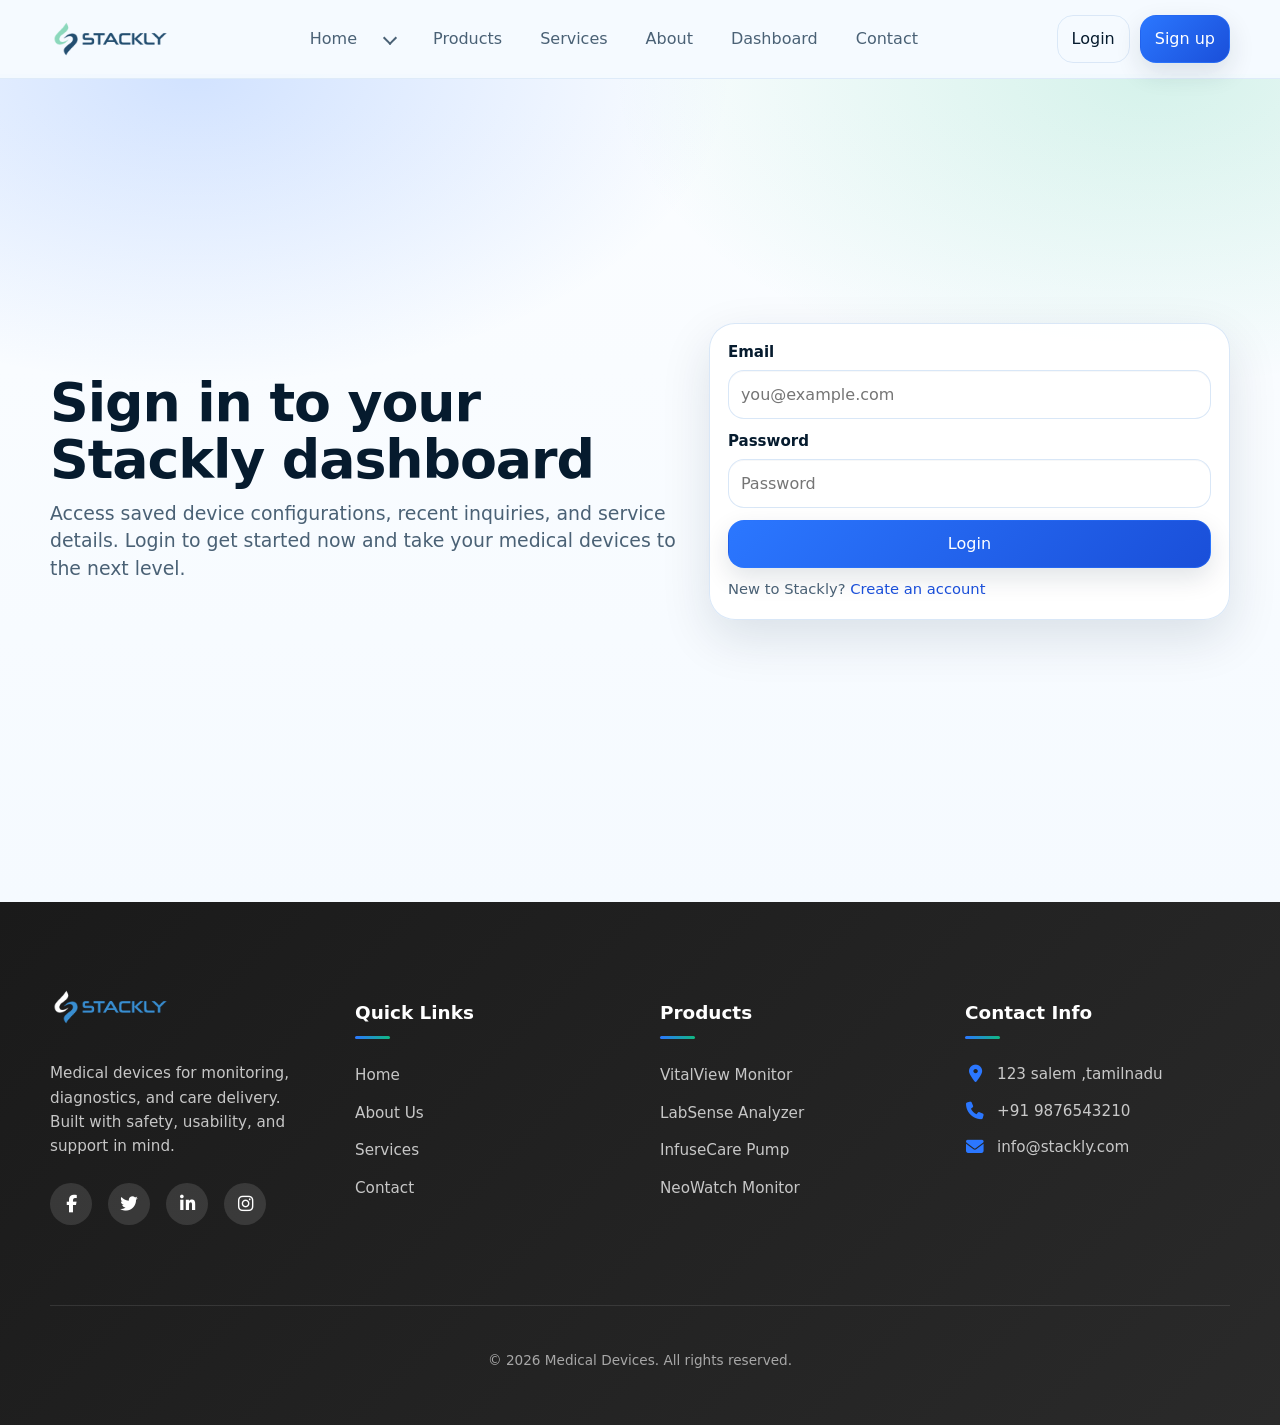
<file: login.html>
<!doctype html>
<html lang="en">
  <head>
    <meta charset="utf-8" />
    <meta name="viewport" content="width=device-width, initial-scale=1" />
    <title>Stackly Medical Devices | Login</title>
    <meta name="description" content="Login to your Stackly dashboard to view medical device information and service details." />
    <link rel="stylesheet" href="login.css" />
  </head>
  <body>
    <header class="topbar">
      <div class="container">
        <nav class="nav" aria-label="Primary">
                       <a class="brand" href="index.html">
              <img src="assets/stack logo.png" alt="Company Logo" class="logo">
           
          </a>

          <button id="navToggle" class="nav-toggle" aria-expanded="false" aria-controls="menu">
            Menu
          </button>

          <div id="menu" class="menu" data-open="false">
            <div id="homeDropdown" class="dropdown" data-open="false">
              <a href="index.html" data-navlink="true">Home</a>
              <button id="homeDropdownBtn" type="button" aria-haspopup="true" aria-expanded="false">
                <span class="caret" aria-hidden="true"></span>
              </button>
              <div class="dropdown-panel" role="menu" aria-label="Home menu">
                <a role="menuitem" href="home.html" data-navlink="true">Home2</a>
              </div>
            </div>

            <a href="products.html" data-navlink="true">Products</a>
            <a href="services.html" data-navlink="true">Services</a>
            <a href="about.html" data-navlink="true">About</a>
            <a href="dash.html" data-navlink="true">Dashboard</a>
            <a href="contact.html" data-navlink="true">Contact</a>
            <a href="login.html" class="auth-link" data-navlink="true">Login</a>
            <a href="signup.html" class="auth-link" data-navlink="true">Sign up</a>
          </div>

          <div class="nav-actions">
            <a class="btn btn-ghost" href="login.html">Login</a>
            <a class="btn btn-primary" href="signup.html">Sign up</a>
          </div>
        </nav>
      </div>
    </header>

    <main>
      <section class="hero auth-hero">
        <div class="container">
          <div class="auth-layout">
            <div class="reveal">
              <h1 class="h1">Sign in to your Stackly dashboard</h1>
              <p class="lead">
                Access saved device configurations, recent inquiries, and service details. Login to get started now and take your medical devices to the next level.
              </p>
            </div>

            <div class="auth-panel reveal">
              <form id="loginForm" class="form" novalidate>
                <div id="loginEmailField" class="field">
                  <label class="label" for="loginEmail">Email</label>
                  <input id="loginEmail" class="input" type="email" placeholder="you@example.com" />
                  <div class="error"></div>
                </div>
                <div id="loginPasswordField" class="field">
                  <label class="label" for="loginPassword">Password</label>
                  <input id="loginPassword" class="input" type="password" placeholder="Password" />
                  <div class="error"></div>
                </div>
                <button class="btn btn-primary" type="submit">Login</button>
              </form>
              <div class="auth-footer">
                New to Stackly?
                <a href="signup.html">Create an account</a>
              </div>
            </div>
          </div>
        </div>
      </section>
    </main>

   <footer>
        <div class="container">
            <div class="footer-grid">
                <div class="footer-col">
                     <a href="index.html" class="logo">
                    <img src="assets/stack logo.png" alt="Website Logo">
                </a>
                    <p>Medical devices for monitoring, diagnostics, and care delivery. Built with safety, usability, and support in mind.</p>
                    <div class="social-links">
                        <a href="404.html"><i class="fab fa-facebook-f"></i></a>
                        <a href="404.html"><i class="fab fa-twitter"></i></a>
                        <a href="404.html"><i class="fab fa-linkedin-in"></i></a>
                        <a href="404.html"><i class="fab fa-instagram"></i></a>
                    </div>
                </div>
                <div class="footer-col">
                    <h3>Quick Links</h3>
                    <ul>
                        <li><a href="index.html">Home</a></li>
                        <li><a href="about.html">About Us</a></li>
                        <li><a href="services.html">Services</a></li>
                        <li><a href="contact.html">Contact</a></li>
                    </ul>
                </div>
                <div class="footer-col">
                    <h3>Products</h3>
                    <ul>
                        <li><a href="404.html">VitalView Monitor</a></li>
                        <li><a href="404.html">LabSense Analyzer</a></li>
                        <li><a href="404.html">InfuseCare Pump</a></li>
                        <li><a href="404.html">NeoWatch Monitor</a></li>
                    </ul>
                </div>
                <div class="footer-col">
                    <h3>Contact Info</h3>
                    <ul class="contact-info">
                        <li><i class="fas fa-map-marker-alt"></i> 123 salem ,tamilnadu</li>
                        <li><i class="fas fa-phone"></i> +91 9876543210</li>
                        <li><i class="fas fa-envelope"></i> info@stackly.com</li>
                    </ul>
                </div>
            </div>
            <div class="footer-bottom">
                <p>&copy; 2026 Medical Devices. All rights reserved.</p>
            </div>
        </div>
    </footer>

    <script src="js/main.js"></script>
    <script src="js/login.js"></script>
  </body>
</html>
</file>
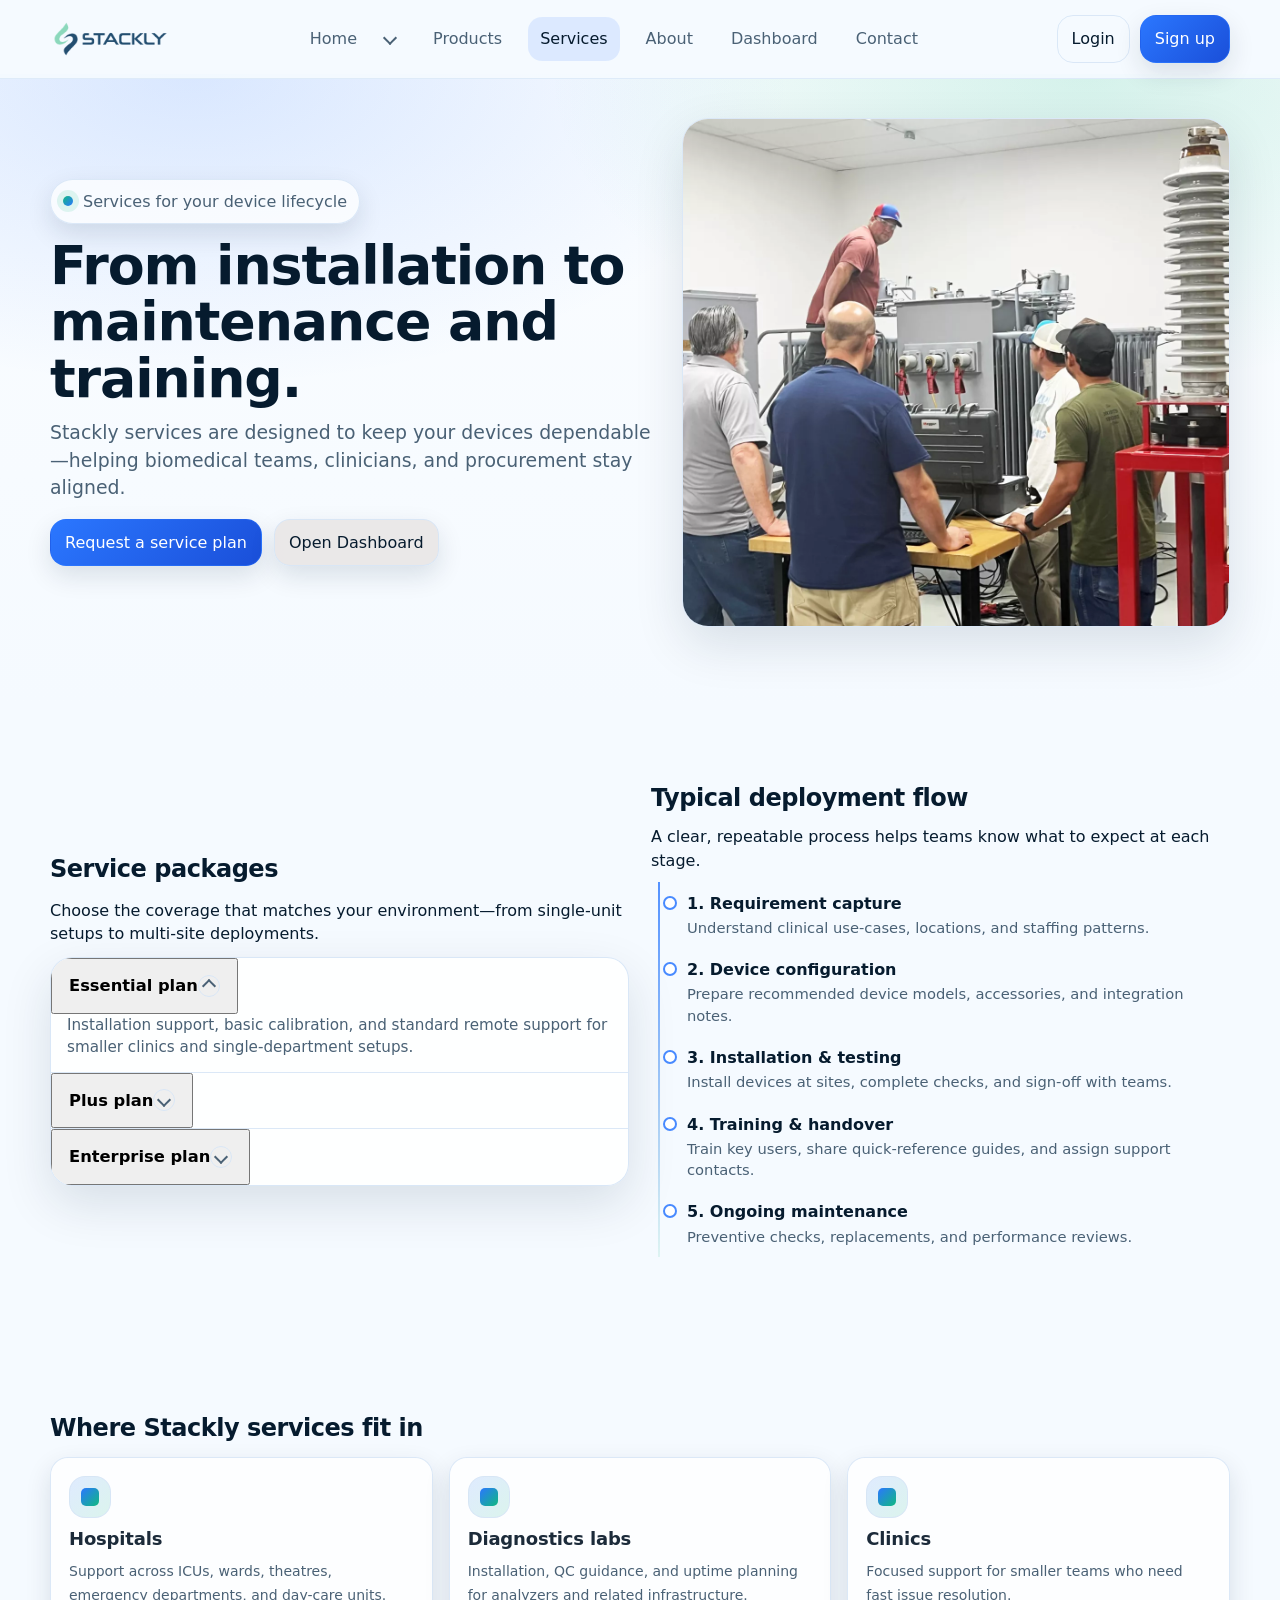
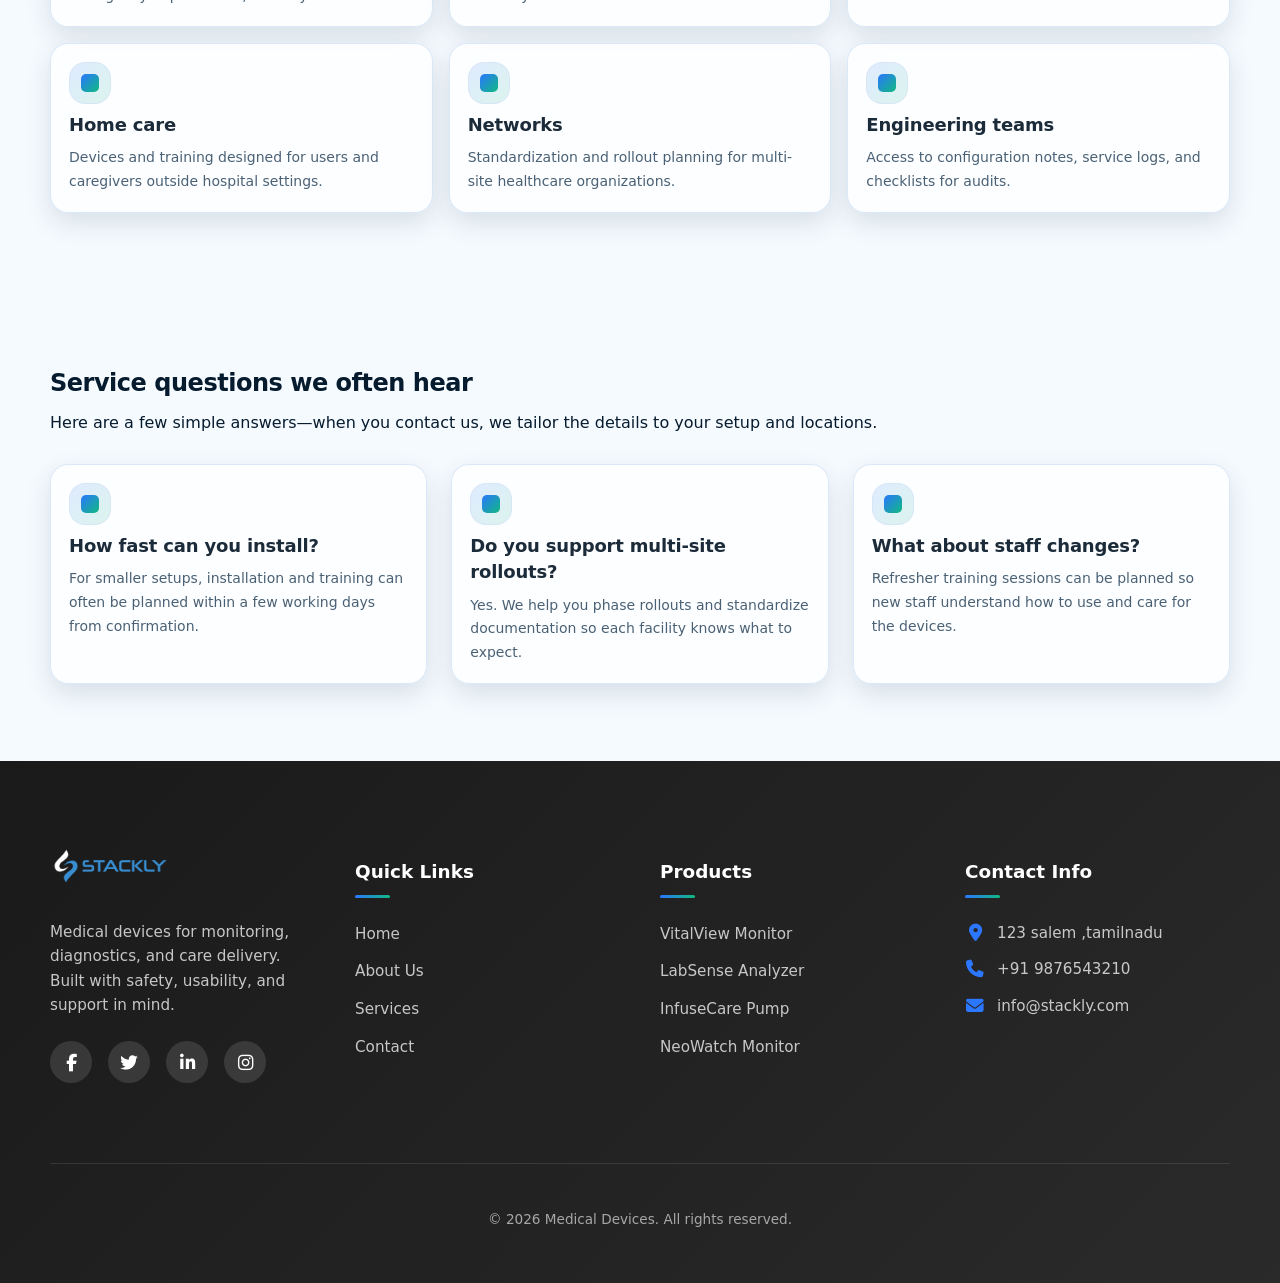
<file: services.html>
<!doctype html>
<html lang="en">
  <head>
    <meta charset="utf-8" />
    <meta name="viewport" content="width=device-width, initial-scale=1" />
    <title>Stackly Medical Devices | Services</title>
    <meta name="description" content="Services for Stackly medical devices including installation, calibration, maintenance, and staff training." />
    <link rel="stylesheet" href="services.css" />
  </head>
  <body>
    <header class="topbar">
      <div class="container">
        <nav class="nav" aria-label="Primary">
                    <a class="brand" href="index.html">
              <img src="assets/stack logo.png" alt="Company Logo" class="logo">
           
          </a>

          <button id="navToggle" class="nav-toggle" aria-expanded="false" aria-controls="menu">
            Menu
          </button>

          <div id="menu" class="menu" data-open="false">
            <div id="homeDropdown" class="dropdown" data-open="false">
              <a href="index.html" data-navlink="true">Home</a>
              <button id="homeDropdownBtn" type="button" aria-haspopup="true" aria-expanded="false">
                <span class="caret" aria-hidden="true"></span>
              </button>
              <div class="dropdown-panel" role="menu" aria-label="Home menu">
                <a role="menuitem" href="home.html" data-navlink="true">Home2</a>
              </div>
            </div>

            <a href="products.html" data-navlink="true">Products</a>
            <a href="services.html" data-navlink="true">Services</a>
            <a href="about.html" data-navlink="true">About</a>
            <a href="dash.html" data-navlink="true">Dashboard</a>
            <a href="contact.html" data-navlink="true">Contact</a>
            <a href="login.html" class="auth-link" data-navlink="true">Login</a>
            <a href="signup.html" class="auth-link" data-navlink="true">Sign up</a>
          </div>

          <div class="nav-actions">
            <a class="btn btn-ghost" href="login.html">Login</a>
            <a class="btn btn-primary" href="signup.html">Sign up</a>
          </div>
        </nav>
      </div>
    </header>

    <main>
      <section class="hero services-hero">
        <div class="container">
          <div class="hero-inner">
            <div class="reveal">
              <div class="kicker">
                <span class="dot" aria-hidden="true"></span>
                <span>Services for your device lifecycle</span>
              </div>
              <h1 class="h1">From installation to maintenance and training.</h1>
              <p class="lead">
                Stackly services are designed to keep your devices dependable—helping biomedical teams, clinicians, and procurement stay
                aligned.
              </p>
              <div class="hero-cta">
                <a class="btn btn-primary" href="contact.html">Request a service plan</a>
                <a class="btn" href="dashboard.html">Open Dashboard</a>
              </div>
            </div>

            <div class="media reveal hoverlift">
              <img src="assets/service.jfif" alt="Medical service team image placeholder" />
            </div>
          </div>
        </div>
      </section>

      <section class="section">
        <div class="container">
          <div class="split">
            <div class="reveal">
              <h2 style="margin:0 0 12px; letter-spacing:-0.02em">Service packages</h2>
              <p class="muted" style="margin:0 0 12px">
                Choose the coverage that matches your environment—from single-unit setups to multi-site deployments.
              </p>

              <div class="accordion" aria-label="Service packages">
                <article class="accordion-item" data-open="false">
                  <button class="accordion-header" type="button">
                    <h3>Essential plan</h3>
                    <div class="accordion-icon" aria-hidden="true"><span></span></div>
                  </button>
                  <div class="accordion-body">
                    <div class="accordion-body-inner">
                      Installation support, basic calibration, and standard remote support for smaller clinics and single-department setups.
                    </div>
                  </div>
                </article>

                <article class="accordion-item" data-open="false">
                  <button class="accordion-header" type="button">
                    <h3>Plus plan</h3>
                    <div class="accordion-icon" aria-hidden="true"><span></span></div>
                  </button>
                  <div class="accordion-body">
                    <div class="accordion-body-inner">
                      Includes preventive maintenance visits, extended training sessions, and priority response windows.
                    </div>
                  </div>
                </article>

                <article class="accordion-item" data-open="false">
                  <button class="accordion-header" type="button">
                    <h3>Enterprise plan</h3>
                    <div class="accordion-icon" aria-hidden="true"><span></span></div>
                  </button>
                  <div class="accordion-body">
                    <div class="accordion-body-inner">
                      Designed for hospital networks and multi-site labs, with configuration planning, documentation support, and capacity
                      forecasting.
                    </div>
                  </div>
                </article>
              </div>
            </div>

            <div class="reveal">
              <h2 style="margin:0 0 10px; letter-spacing:-0.02em">Typical deployment flow</h2>
              <p class="muted" style="margin:0 0 10px">
                A clear, repeatable process helps teams know what to expect at each stage.
              </p>
              <div class="timeline">
                <div class="timeline-step">
                  <strong>1. Requirement capture</strong>
                  <span>Understand clinical use-cases, locations, and staffing patterns.</span>
                </div>
                <div class="timeline-step">
                  <strong>2. Device configuration</strong>
                  <span>Prepare recommended device models, accessories, and integration notes.</span>
                </div>
                <div class="timeline-step">
                  <strong>3. Installation & testing</strong>
                  <span>Install devices at sites, complete checks, and sign-off with teams.</span>
                </div>
                <div class="timeline-step">
                  <strong>4. Training & handover</strong>
                  <span>Train key users, share quick-reference guides, and assign support contacts.</span>
                </div>
                <div class="timeline-step">
                  <strong>5. Ongoing maintenance</strong>
                  <span>Preventive checks, replacements, and performance reviews.</span>
                </div>
              </div>
            </div>
          </div>
        </div>
      </section>

      <section class="section">
        <div class="container">
          <h2 class="reveal" style="margin:0 0 12px; letter-spacing:-0.02em">Where Stackly services fit in</h2>
          <div class="service-matrix">
            <article class="card hoverlift reveal">
              <div class="icon" aria-hidden="true"><i></i></div>
              <h3>Hospitals</h3>
              <p>Support across ICUs, wards, theatres, emergency departments, and day-care units.</p>
            </article>
            <article class="card hoverlift reveal">
              <div class="icon" aria-hidden="true"><i></i></div>
              <h3>Diagnostics labs</h3>
              <p>Installation, QC guidance, and uptime planning for analyzers and related infrastructure.</p>
            </article>
            <article class="card hoverlift reveal">
              <div class="icon" aria-hidden="true"><i></i></div>
              <h3>Clinics</h3>
              <p>Focused support for smaller teams who need fast issue resolution.</p>
            </article>
            <article class="card hoverlift reveal">
              <div class="icon" aria-hidden="true"><i></i></div>
              <h3>Home care</h3>
              <p>Devices and training designed for users and caregivers outside hospital settings.</p>
            </article>
            <article class="card hoverlift reveal">
              <div class="icon" aria-hidden="true"><i></i></div>
              <h3>Networks</h3>
              <p>Standardization and rollout planning for multi-site healthcare organizations.</p>
            </article>
            <article class="card hoverlift reveal">
              <div class="icon" aria-hidden="true"><i></i></div>
              <h3>Engineering teams</h3>
              <p>Access to configuration notes, service logs, and checklists for audits.</p>
            </article>
          </div>
        </div>
      </section>

      <section class="section">
        <div class="container">
          <h2 class="reveal" style="margin:0 0 10px; letter-spacing:-0.02em">Service questions we often hear</h2>
          <p class="muted reveal" style="margin:0 0 12px">
            Here are a few simple answers—when you contact us, we tailor the details to your setup and locations.
          </p>
          <div class="grid feature-grid">
            <article class="card hoverlift reveal">
              <div class="icon" aria-hidden="true"><i></i></div>
              <h3>How fast can you install?</h3>
              <p>For smaller setups, installation and training can often be planned within a few working days from confirmation.</p>
            </article>
            <article class="card hoverlift reveal">
              <div class="icon" aria-hidden="true"><i></i></div>
              <h3>Do you support multi-site rollouts?</h3>
              <p>Yes. We help you phase rollouts and standardize documentation so each facility knows what to expect.</p>
            </article>
            <article class="card hoverlift reveal">
              <div class="icon" aria-hidden="true"><i></i></div>
              <h3>What about staff changes?</h3>
              <p>Refresher training sessions can be planned so new staff understand how to use and care for the devices.</p>
            </article>
          </div>
        </div>
      </section>
    </main>
<footer>
        <div class="container">
            <div class="footer-grid">
                <div class="footer-col">
                     <a href="index.html" class="logo">
                    <img src="assets/stack logo.png" alt="Website Logo">
                </a>
                    <p>Medical devices for monitoring, diagnostics, and care delivery. Built with safety, usability, and support in mind.</p>
                    <div class="social-links">
                        <a href="404.html"><i class="fab fa-facebook-f"></i></a>
                        <a href="404.html"><i class="fab fa-twitter"></i></a>
                        <a href="404.html"><i class="fab fa-linkedin-in"></i></a>
                        <a href="404.html"><i class="fab fa-instagram"></i></a>
                    </div>
                </div>
                <div class="footer-col">
                    <h3>Quick Links</h3>
                    <ul>
                        <li><a href="index.html">Home</a></li>
                        <li><a href="about.html">About Us</a></li>
                        <li><a href="services.html">Services</a></li>
                        <li><a href="contact.html">Contact</a></li>
                    </ul>
                </div>
                <div class="footer-col">
                    <h3>Products</h3>
                    <ul>
                        <li><a href="404.html">VitalView Monitor</a></li>
                        <li><a href="404.html">LabSense Analyzer</a></li>
                        <li><a href="404.html">InfuseCare Pump</a></li>
                        <li><a href="404.html">NeoWatch Monitor</a></li>
                    </ul>
                </div>
                <div class="footer-col">
                    <h3>Contact Info</h3>
                    <ul class="contact-info">
                        <li><i class="fas fa-map-marker-alt"></i> 123 salem ,tamilnadu</li>
                        <li><i class="fas fa-phone"></i> +91 9876543210</li>
                        <li><i class="fas fa-envelope"></i> info@stackly.com</li>
                    </ul>
                </div>
            </div>
            <div class="footer-bottom">
                <p>&copy; 2026 Medical Devices. All rights reserved.</p>
            </div>
        </div>
    </footer>

    <script src="js/main.js"></script>
    <script src="js/services.js"></script>
  </body>
</html>
</file>
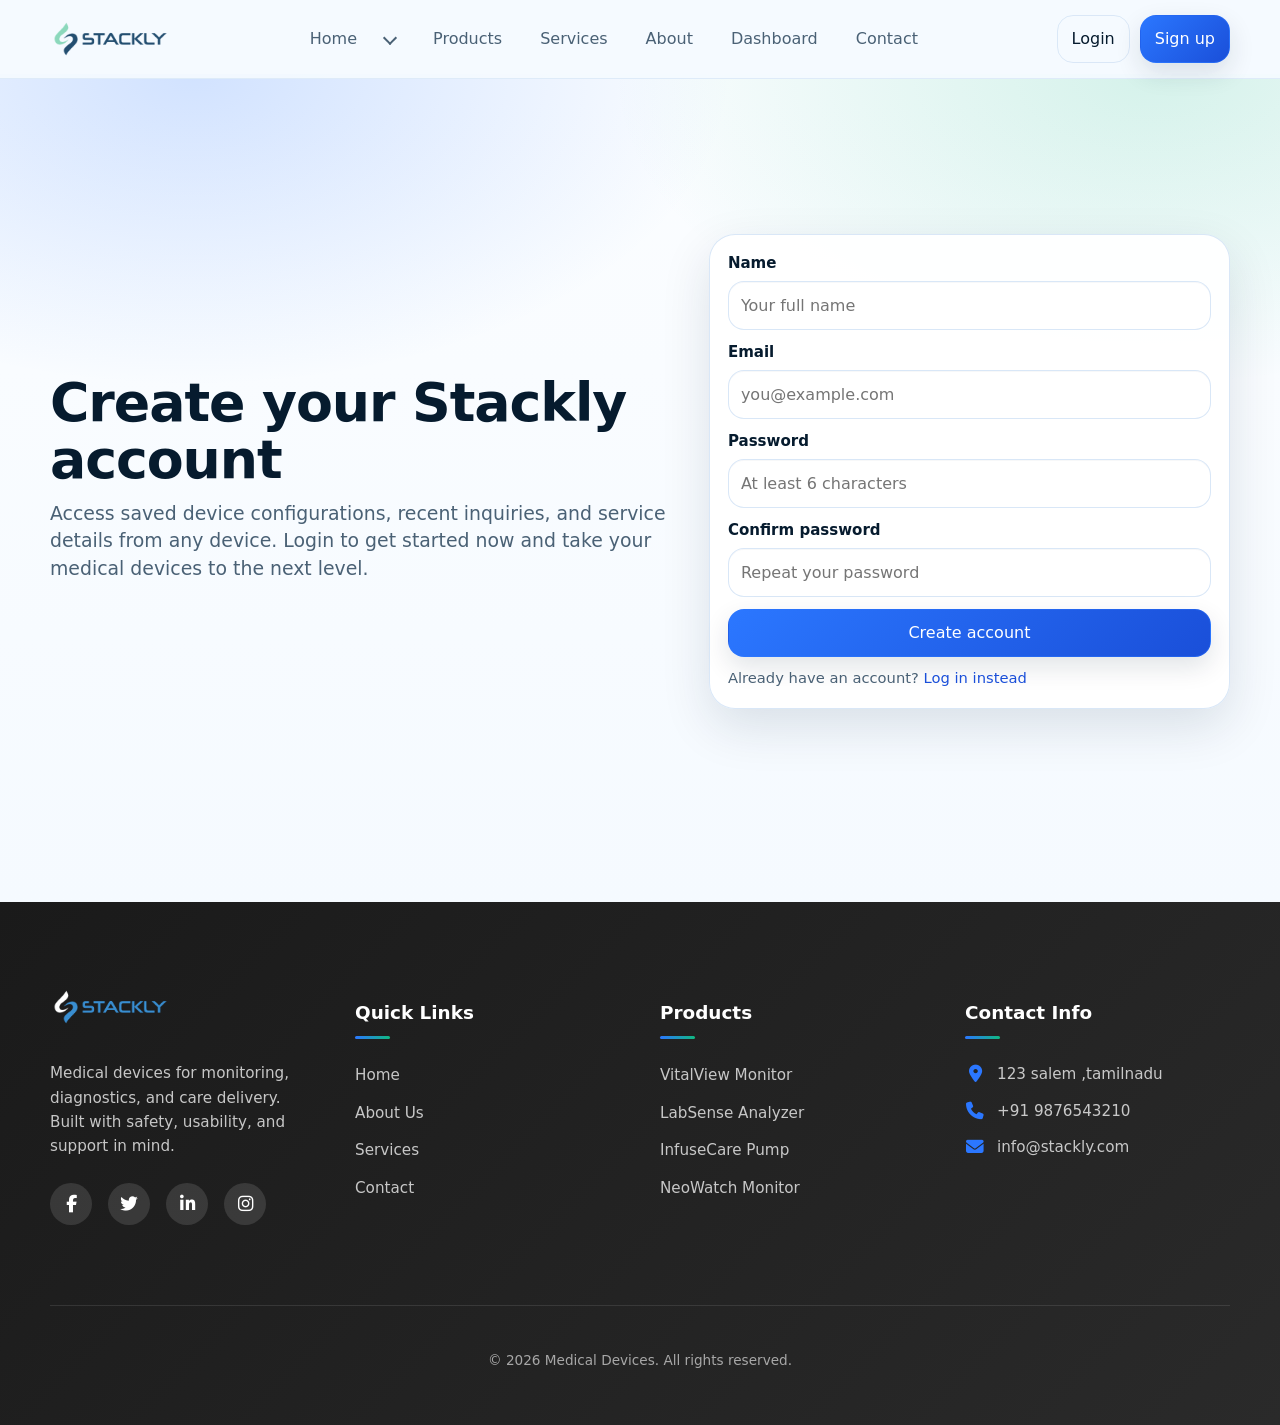
<file: signup.html>
<!doctype html>
<html lang="en">
  <head>
    <meta charset="utf-8" />
    <meta name="viewport" content="width=device-width, initial-scale=1" />
    <title>Stackly Medical Devices | Sign up</title>
    <meta name="description" content="Create a Stackly account to access your medical device dashboard and saved requests." />
    <link rel="stylesheet" href="signup.css" />
  </head>
  <body>
    <header class="topbar">
      <div class="container">
        <nav class="nav" aria-label="Primary">
                       <a class="brand" href="index.html">
              <img src="assets/stack logo.png" alt="Company Logo" class="logo">
           
          </a>

          <button id="navToggle" class="nav-toggle" aria-expanded="false" aria-controls="menu">
            Menu
          </button>

          <div id="menu" class="menu" data-open="false">
            <div id="homeDropdown" class="dropdown" data-open="false">
              <a href="index.html" data-navlink="true">Home</a>
              <button id="homeDropdownBtn" type="button" aria-haspopup="true" aria-expanded="false">
                <span class="caret" aria-hidden="true"></span>
              </button>
              <div class="dropdown-panel" role="menu" aria-label="Home menu">
                <a role="menuitem" href="home.html" data-navlink="true">Home2</a>
              </div>
            </div>

            <a href="products.html" data-navlink="true">Products</a>
            <a href="services.html" data-navlink="true">Services</a>
            <a href="about.html" data-navlink="true">About</a>
            <a href="dash.html" data-navlink="true">Dashboard</a>
            <a href="contact.html" data-navlink="true">Contact</a>
            <a href="login.html" class="auth-link" data-navlink="true">Login</a>
            <a href="signup.html" class="auth-link" data-navlink="true">Sign up</a>
          </div>

          <div class="nav-actions">
            <a class="btn btn-ghost" href="login.html">Login</a>
            <a class="btn btn-primary" href="signup.html">Sign up</a>
          </div>
        </nav>
      </div>
    </header>

    <main>
      <section class="hero auth-hero">
        <div class="container">
          <div class="auth-layout">
            <div class="reveal">
              <h1 class="h1">Create your Stackly account</h1>
              <p class="lead">
                Access saved device configurations, recent inquiries, and service details from any device. Login to get started now and take your medical devices to the next level.
              </p>
            </div>

            <div class="auth-panel reveal">
              <form id="signupForm" class="form" novalidate>
                <div id="signupNameField" class="field">
                  <label class="label" for="signupName">Name</label>
                  <input id="signupName" class="input" type="text" placeholder="Your full name" />
                  <div class="error"></div>
                </div>
                <div id="signupEmailField" class="field">
                  <label class="label" for="signupEmail">Email</label>
                  <input id="signupEmail" class="input" type="email" placeholder="you@example.com" />
                  <div class="error"></div>
                </div>
                <div id="signupPasswordField" class="field">
                  <label class="label" for="signupPassword">Password</label>
                  <input id="signupPassword" class="input" type="password" placeholder="At least 6 characters" />
                  <div class="error"></div>
                </div>
                <div id="signupConfirmField" class="field">
                  <label class="label" for="signupConfirm">Confirm password</label>
                  <input id="signupConfirm" class="input" type="password" placeholder="Repeat your password" />
                  <div class="error"></div>
                </div>
                <button class="btn btn-primary" type="submit">Create account</button>
              </form>
              <div class="auth-footer">
                Already have an account?
                <a href="login.html">Log in instead</a>
              </div>
            </div>
          </div>
        </div>
      </section>
    </main>

   <footer>
        <div class="container">
            <div class="footer-grid">
                <div class="footer-col">
                     <a href="index.html" class="logo">
                    <img src="assets/stack logo.png" alt="Website Logo">
                </a>
                    <p>Medical devices for monitoring, diagnostics, and care delivery. Built with safety, usability, and support in mind.</p>
                    <div class="social-links">
                        <a href="404.html"><i class="fab fa-facebook-f"></i></a>
                        <a href="404.html"><i class="fab fa-twitter"></i></a>
                        <a href="404.html"><i class="fab fa-linkedin-in"></i></a>
                        <a href="404.html"><i class="fab fa-instagram"></i></a>
                    </div>
                </div>
                <div class="footer-col">
                    <h3>Quick Links</h3>
                    <ul>
                        <li><a href="index.html">Home</a></li>
                        <li><a href="about.html">About Us</a></li>
                        <li><a href="services.html">Services</a></li>
                        <li><a href="contact.html">Contact</a></li>
                    </ul>
                </div>
                <div class="footer-col">
                    <h3>Products</h3>
                    <ul>
                        <li><a href="404.html">VitalView Monitor</a></li>
                        <li><a href="404.html">LabSense Analyzer</a></li>
                        <li><a href="404.html">InfuseCare Pump</a></li>
                        <li><a href="404.html">NeoWatch Monitor</a></li>
                    </ul>
                </div>
                <div class="footer-col">
                    <h3>Contact Info</h3>
                    <ul class="contact-info">
                        <li><i class="fas fa-map-marker-alt"></i> 123 salem ,tamilnadu</li>
                        <li><i class="fas fa-phone"></i> +91 9876543210</li>
                        <li><i class="fas fa-envelope"></i> info@stackly.com</li>
                    </ul>
                </div>
            </div>
            <div class="footer-bottom">
                <p>&copy; 2026 Medical Devices. All rights reserved.</p>
            </div>
        </div>
    </footer>
    <script src="js/main.js"></script>
    <script src="js/signup.js"></script>
  </body>
</html>
</file>
<file: home.css>
@import url("style.css");

.stats{
  display:grid;
  grid-template-columns: repeat(3, 1fr);
  gap: 14px;
  margin-top: 18px;
}
.stat{
  background: rgba(255,255,255,0.78);
  border: 1px solid rgba(215,230,247,0.9);
  border-radius: 18px;
  padding: 14px 14px;
  box-shadow: var(--shadow2);
}
.stat .num{
  font-size: 1.55rem;
  font-weight: 900;
  letter-spacing: -0.02em;
}
.stat .lbl{color: var(--muted); font-size: 0.95rem}

.logos{
  display:flex;
  gap: 14px;
  flex-wrap:wrap;
  justify-content:space-between;
  align-items:center;
  opacity:0.9;
}
.logo-pill{
  padding: 10px 12px;
  border-radius: 999px;
  background: rgba(255,255,255,0.72);
  border: 1px solid rgba(215,230,247,0.9);
  color: var(--muted);
  display:flex;
  align-items:center;
  gap: 10px;
}
.logo-pill img{width: 28px; height: 28px}

.feature-grid{
  grid-template-columns: repeat(3, 1fr);
}

.cta-band{
  border-radius: 28px;
  padding: 18px;
  border: 1px solid rgba(215,230,247,0.9);
  background:
    radial-gradient(700px 260px at 10% 0%, rgba(43,119,255,0.18), transparent 55%),
    radial-gradient(700px 260px at 90% 100%, rgba(16,185,129,0.16), transparent 55%),
    rgba(255,255,255,0.78);
  box-shadow: var(--shadow);
  display:grid;
  grid-template-columns: 1.2fr 0.8fr;
  gap: 16px;
  align-items:center;
}
.cta-band h2{margin:0 0 8px; letter-spacing:-0.02em}
.cta-band p{margin:0; color: var(--muted)}
.cta-actions{display:flex; gap:10px; justify-content:flex-end; flex-wrap:wrap}

@media (max-width: 980px){
  .feature-grid{grid-template-columns: 1fr 1fr}
  .stats{grid-template-columns: 1fr 1fr}
  .cta-band{grid-template-columns: 1fr}
  .cta-actions{justify-content:flex-start}
}
@media (max-width: 560px){
  .feature-grid{grid-template-columns: 1fr}
  .stats{grid-template-columns: 1fr}
  .logos{justify-content:flex-start}
}

/* ===== PREMIUM MEDICAL LOADER ===== */

#loader {
  position: fixed;
  width: 100%;
  height: 100vh;
  background: linear-gradient(135deg, #0f2027, #203a43, #2c5364);
  display: flex;
  justify-content: center;
  align-items: center;
  z-index: 9999;
  overflow: hidden;
}

.loader-wrapper {
  text-align: center;
  color: white;
  position: relative;
}

/* ===== ROTATING MEDICAL CROSS ===== */

.medical-cross {
  position: relative;
  width: 80px;
  height: 80px;
  margin: 0 auto 30px;
  animation: rotateCross 3s linear infinite;
}

.cross-vertical,
.cross-horizontal {
  position: absolute;
  background: #00f5d4;
  border-radius: 6px;
  box-shadow: 0 0 20px #00f5d4;
}

.cross-vertical {
  width: 20px;
  height: 80px;
  left: 30px;
}

.cross-horizontal {
  height: 20px;
  width: 80px;
  top: 30px;
}

@keyframes rotateCross {
  from { transform: rotate(0deg); }
  to { transform: rotate(360deg); }
}

/* ===== ECG ANIMATION ===== */

.ecg {
  width: 220px;
  margin: 20px auto;
  animation: ecgMove 1.2s linear infinite;
}

@keyframes ecgMove {
  from { transform: translateX(-20px); }
  to { transform: translateX(20px); }
}

/* ===== BRAND ANIMATION ===== */

.brand {
  font-size: 28px;
  font-weight: 700;
  margin-top: 20px;
  letter-spacing: 1px;
  animation: fadeInUp 1s ease forwards;
}

.brand span {
  display: block;
  font-size: 14px;
  font-weight: 400;
  color: #00f5d4;
  margin-top: 5px;
}

.loading-text {
  margin-top: 15px;
  font-size: 13px;
  opacity: 0.7;
  animation: blink 1.5s infinite;
}

/* Glow background pulse */

#loader::before {
  content: "";
  position: absolute;
  width: 300px;
  height: 300px;
  background: #00f5d4;
  border-radius: 50%;
  opacity: 0.1;
  animation: glowPulse 2s infinite;
}

@keyframes glowPulse {
  0% { transform: scale(0.8); opacity: 0.1; }
  50% { transform: scale(1.2); opacity: 0.2; }
  100% { transform: scale(0.8); opacity: 0.1; }
}

@keyframes fadeInUp {
  from {
    opacity: 0;
    transform: translateY(20px);
  }
  to {
    opacity: 1;
    transform: translateY(0);
  }
}

@keyframes blink {
  0%,100% { opacity: 0.7; }
  50% { opacity: 1; }
}

/* Hide loader smoothly */
.loader-hidden {
  opacity: 0;
  visibility: hidden;
  transition: opacity 0.6s ease, visibility 0.6s;
}
</file>
<file: about.css>
@import url("style.css");

.about-hero{
  background:
    radial-gradient(900px 520px at 20% 0%, rgba(43,119,255,0.16), transparent 60%),
    radial-gradient(900px 520px at 90% 0%, rgba(16,185,129,0.16), transparent 60%),
    linear-gradient(180deg, rgba(255,255,255,0.6), rgba(245,250,255,0.96));
}

.about-layout{
  display:grid;
  grid-template-columns: 1.1fr 0.9fr;
  gap: 22px;
  align-items:flex-start;
}

.pill-row{
  display:flex;
  flex-wrap:wrap;
  gap: 8px;
  margin-top: 10px;
}
.pill{
  padding: 7px 10px;
  border-radius: 999px;
  border: 1px solid rgba(215,230,247,0.95);
  background: rgba(255,255,255,0.86);
  color: var(--muted);
  font-size:0.9rem;
}

.values-grid{
  display:grid;
  grid-template-columns: repeat(3, minmax(0,1fr));
  gap: 16px;
}

.team-grid{
  display:grid;
  grid-template-columns: repeat(3, minmax(0,1fr));
  gap:16px;
}
.member{
  text-align:left;
}
.member img{
  border-radius: 18px;
  border: 1px solid rgba(215,230,247,0.9);
  margin-bottom:8px;
}
.member strong{display:block}
.member span{display:block; color: var(--muted); font-size:0.92rem}

@media (max-width: 980px){
  .about-layout{grid-template-columns: 1fr}
  .values-grid{grid-template-columns: repeat(2,minmax(0,1fr))}
  .team-grid{grid-template-columns: repeat(2,minmax(0,1fr))}
}
@media (max-width: 640px){
  .values-grid{grid-template-columns: minmax(0,1fr)}
  .team-grid{grid-template-columns: minmax(0,1fr)}
}
</file>
<file: contact.css>
@import url("style.css");

.contact-hero{
  background:
    radial-gradient(900px 520px at 15% 0%, rgba(43,119,255,0.18), transparent 60%),
    radial-gradient(900px 520px at 85% 0%, rgba(16,185,129,0.18), transparent 60%),
    linear-gradient(180deg, rgba(255,255,255,0.6), rgba(245,250,255,0.96));
}

.contact-layout{
  display:grid;
  grid-template-columns: 1.1fr 0.9fr;
  gap:22px;
  align-items:flex-start;
}

.contact-card{
  border-radius: 24px;
  padding: 16px;
  border: 1px solid rgba(215,230,247,0.95);
  background: rgba(255,255,255,0.9);
  box-shadow: var(--shadow);
}

.contact-meta{
  display:grid;
  gap:10px;
  margin-top: 10px;
}
.contact-meta-row{
  display:flex;
  gap:10px;
}
.contact-meta-label{
  min-width:70px;
  font-weight:600;
}

@media (max-width: 980px){
  .contact-layout{grid-template-columns: 1fr}
}
</file>
<file: home1.css>
@import url("style.css");

.alt-hero{
  background:
    radial-gradient(1200px 700px at 15% -10%, rgba(16,185,129,0.20), transparent 60%),
    radial-gradient(900px 520px at 90% 0%, rgba(43,119,255,0.18), transparent 58%),
    linear-gradient(180deg, rgba(255,255,255,0.55), rgba(245,250,255,0.85));
}

.pill-row{
  display:flex;
  flex-wrap:wrap;
  gap: 10px;
  margin-top: 14px;
}
.pill{
  padding: 8px 10px;
  border-radius: 999px;
  border: 1px solid rgba(215,230,247,0.9);
  background: rgba(255,255,255,0.72);
  color: var(--muted);
}

.value-grid{
  grid-template-columns: repeat(4, 1fr);
}
.value-grid .card{padding: 16px}

.testimonials{
  display:grid;
  grid-template-columns: 1.1fr 0.9fr;
  gap: 18px;
  align-items:start;
}
.quote{
  border-radius: 26px;
  padding: 18px;
  border: 1px solid rgba(215,230,247,0.9);
  background: rgba(255,255,255,0.82);
  box-shadow: var(--shadow);
}
.quote p{margin: 0 0 10px; color: var(--muted); font-size:1.02rem}
.quote .who{display:flex; align-items:center; gap:10px}
.who img{width:44px; height:44px; border-radius: 16px; border: 1px solid rgba(215,230,247,0.9)}
.who strong{display:block}
.who span{display:block; color: var(--muted); font-size: 0.92rem}
.quote-controls{display:flex; gap:10px; margin-top: 12px; flex-wrap:wrap}

.mini-gallery{
  display:grid;
  gap: 12px;
}
.mini-gallery .media{border-radius: 22px}

@media (max-width: 980px){
  .value-grid{grid-template-columns: 1fr 1fr}
  .testimonials{grid-template-columns: 1fr}
}
@media (max-width: 560px){
  .value-grid{grid-template-columns: 1fr}
}

/* ===== PREMIUM MEDICAL LOADER ===== */

#loader {
  position: fixed;
  width: 100%;
  height: 100vh;
  background: linear-gradient(135deg, #0f2027, #203a43, #2c5364);
  display: flex;
  justify-content: center;
  align-items: center;
  z-index: 9999;
  overflow: hidden;
}

.loader-wrapper {
  text-align: center;
  color: white;
  position: relative;
}

/* ===== ROTATING MEDICAL CROSS ===== */

.medical-cross {
  position: relative;
  width: 80px;
  height: 80px;
  margin: 0 auto 30px;
  animation: rotateCross 3s linear infinite;
}

.cross-vertical,
.cross-horizontal {
  position: absolute;
  background: #00f5d4;
  border-radius: 6px;
  box-shadow: 0 0 20px #00f5d4;
}

.cross-vertical {
  width: 20px;
  height: 80px;
  left: 30px;
}

.cross-horizontal {
  height: 20px;
  width: 80px;
  top: 30px;
}

@keyframes rotateCross {
  from { transform: rotate(0deg); }
  to { transform: rotate(360deg); }
}

/* ===== ECG ANIMATION ===== */

.ecg {
  width: 220px;
  margin: 20px auto;
  animation: ecgMove 1.2s linear infinite;
}

@keyframes ecgMove {
  from { transform: translateX(-20px); }
  to { transform: translateX(20px); }
}

/* ===== BRAND ANIMATION ===== */

.brand {
  font-size: 28px;
  font-weight: 700;
  margin-top: 20px;
  letter-spacing: 1px;
  animation: fadeInUp 1s ease forwards;
}

.brand span {
  display: block;
  font-size: 14px;
  font-weight: 400;
  color: #00f5d4;
  margin-top: 5px;
}

.loading-text {
  margin-top: 15px;
  font-size: 13px;
  opacity: 0.7;
  animation: blink 1.5s infinite;
}

/* Glow background pulse */

#loader::before {
  content: "";
  position: absolute;
  width: 300px;
  height: 300px;
  background: #00f5d4;
  border-radius: 50%;
  opacity: 0.1;
  animation: glowPulse 2s infinite;
}

@keyframes glowPulse {
  0% { transform: scale(0.8); opacity: 0.1; }
  50% { transform: scale(1.2); opacity: 0.2; }
  100% { transform: scale(0.8); opacity: 0.1; }
}

@keyframes fadeInUp {
  from {
    opacity: 0;
    transform: translateY(20px);
  }
  to {
    opacity: 1;
    transform: translateY(0);
  }
}

@keyframes blink {
  0%,100% { opacity: 0.7; }
  50% { opacity: 1; }
}

/* Hide loader smoothly */
.loader-hidden {
  opacity: 0;
  visibility: hidden;
  transition: opacity 0.6s ease, visibility 0.6s;
}
</file>
<file: login.css>
@import url("style.css");

.auth-hero{
  min-height: calc(100vh - 72px);
  display:flex;
  align-items:center;
  background:
    radial-gradient(900px 520px at 15% 0%, rgba(43,119,255,0.20), transparent 60%),
    radial-gradient(900px 520px at 90% 0%, rgba(16,185,129,0.16), transparent 60%),
    linear-gradient(180deg, rgba(255,255,255,0.62), rgba(245,250,255,0.98));
}

.auth-layout{
  display:grid;
  grid-template-columns: 1.1fr 0.9fr;
  gap:22px;
  align-items:center;
}

.auth-panel{
  border-radius: 26px;
  padding: 18px 18px 20px;
  border: 1px solid rgba(215,230,247,0.95);
  background: rgba(255,255,255,0.92);
  box-shadow: var(--shadow);
}

.auth-footer{
  margin-top:10px;
  font-size:0.92rem;
  color: var(--muted);
}

.auth-footer a{
  color: var(--primary2);
}
.auth-footer a:hover{
  text-decoration:underline;
}

@media (max-width: 980px){
  .auth-layout{grid-template-columns: 1fr}
  .auth-hero{min-height:auto; padding-top:32px; padding-bottom:32px;}
}
</file>
<file: services.css>
@import url("style.css");

.services-hero{
  background:
    radial-gradient(1000px 520px at 15% 0%, rgba(43,119,255,0.16), transparent 60%),
    radial-gradient(900px 520px at 85% 0%, rgba(16,185,129,0.16), transparent 60%),
    linear-gradient(180deg, rgba(255,255,255,0.55), rgba(245,250,255,0.96));
}

.accordion{
  border-radius: 22px;
  border: 1px solid rgba(215,230,247,0.95);
  background: rgba(255,255,255,0.86);
  overflow:hidden;
  box-shadow: var(--shadow);
}
.accordion-item + .accordion-item{
  border-top:1px solid rgba(215,230,247,0.9);
}
.accordion-header{
  display:flex;
  justify-content:space-between;
  align-items:center;
  padding: 14px 16px;
  cursor:pointer;
}
.accordion-header h3{
  margin:0;
  font-size:1.02rem;
}
.accordion-icon{
  width:22px; height:22px;
  border-radius:999px;
  border:1px solid rgba(215,230,247,0.9);
  display:grid; place-items:center;
}
.accordion-icon span{
  width:10px; height:10px;
  border-right:2px solid var(--muted);
  border-bottom:2px solid var(--muted);
  transform: rotate(45deg);
  transition: transform .18s ease;
}
.accordion-item[data-open="true"] .accordion-icon span{
  transform: rotate(225deg);
}
.accordion-body{
  max-height:0;
  overflow:hidden;
  transition:max-height .22s ease;
}
.accordion-body-inner{
  padding: 0 16px 14px;
  color: var(--muted);
  font-size:0.95rem;
}

.timeline{
  position:relative;
  padding-left:22px;
  margin-top: 8px;
}
.timeline::before{
  content:"";
  position:absolute;
  inset:0 auto 0 7px;
  width:2px;
  background: linear-gradient(to bottom, rgba(43,119,255,0.8), rgba(16,185,129,0.1));
}
.timeline-step{
  position:relative;
  padding: 10px 0 10px 14px;
}
.timeline-step::before{
  content:"";
  position:absolute;
  left:-10px;
  top:14px;
  width:10px; height:10px;
  border-radius:50%;
  background: #fff;
  border:2px solid rgba(43,119,255,0.86);
}
.timeline-step strong{display:block; margin-bottom:2px}
.timeline-step span{display:block; color:var(--muted); font-size:0.92rem}

.service-matrix{
  display:grid;
  grid-template-columns: repeat(3, minmax(0,1fr));
  gap:16px;
}

@media (max-width: 980px){
  .service-matrix{grid-template-columns: repeat(2, minmax(0,1fr))}
}
@media (max-width: 640px){
  .service-matrix{grid-template-columns: minmax(0,1fr)}
}
</file>
<file: signup.css>
@import url("style.css");

.auth-hero{
  min-height: calc(100vh - 72px);
  display:flex;
  align-items:center;
  background:
    radial-gradient(900px 520px at 15% 0%, rgba(43,119,255,0.20), transparent 60%),
    radial-gradient(900px 520px at 90% 0%, rgba(16,185,129,0.16), transparent 60%),
    linear-gradient(180deg, rgba(255,255,255,0.62), rgba(245,250,255,0.98));
}

.auth-layout{
  display:grid;
  grid-template-columns: 1.1fr 0.9fr;
  gap:22px;
  align-items:center;
}

.auth-panel{
  border-radius: 26px;
  padding: 18px 18px 20px;
  border: 1px solid rgba(215,230,247,0.95);
  background: rgba(255,255,255,0.92);
  box-shadow: var(--shadow);
}

.auth-footer{
  margin-top:10px;
  font-size:0.92rem;
  color: var(--muted);
}

.auth-footer a{
  color: var(--primary2);
}
.auth-footer a:hover{
  text-decoration:underline;
}

@media (max-width: 980px){
  .auth-layout{grid-template-columns: 1fr}
  .auth-hero{min-height:auto; padding-top:32px; padding-bottom:32px;}
}
</file>
